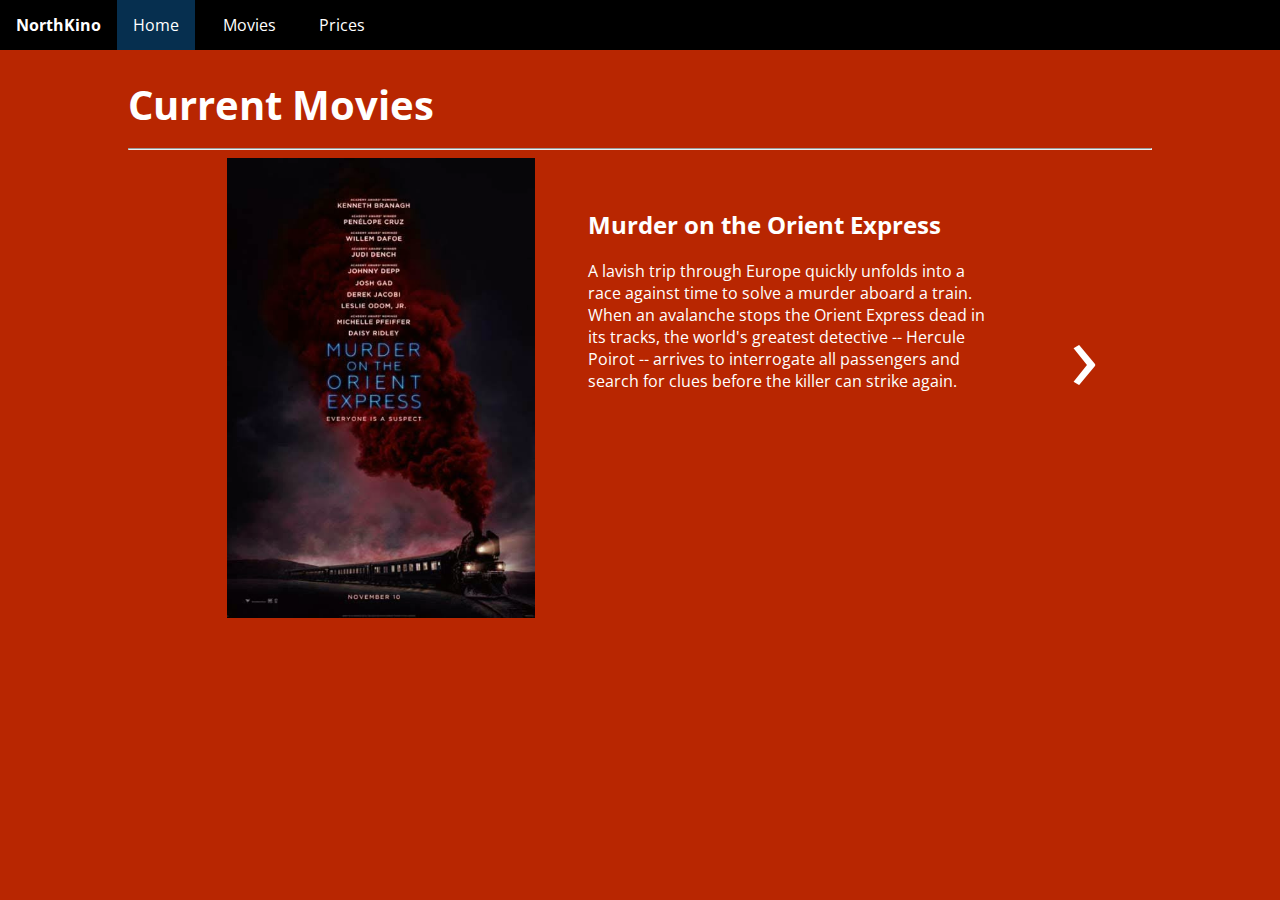
<file: index.html>
<!DOCTYPE html>
<html>
<style>
    * {
        box-sizing: border-box;
        position: relative;
    }

    body {
        font-family: sans-serif;
        margin: 0;
        background-color: #B82601;
        color: white;
        font-family: 'Open Sans', sans-serif;
    }

    ul {
        list-style-type: none;
        margin: 0;
        padding: 0;
        overflow: hidden;
        background-color: #000;
        position: unset;
    }

    li {
        float: left;
        position: unset;
    }

    li a,
    .dropbtn {
        display: block;
        color: white;
        text-align: center;
        padding: 14px 16px;
        text-decoration: none;
        transition: all .2s;
    }

    .dropbtn {
        width: 108px;
    }

    li a:hover:not(.active),
    .dropdown:hover .dropbtn {
        background-color: rgb(2, 26, 43);
        transition: all .3s;
    }

    li.dropdown {
        display: inline-block;
    }

    .dropdown-content {
        display: block;
        position: absolute;
        background-color: black;
        min-width: 100px;
        box-shadow: 0px 8px 16px 0px rgba(0, 0, 0, 0.2);
        z-index: 1;
        top: -250px;
        transition: top .5s;
    }

    .dropdown-content a {
        color: white;
        padding: 12px 16px;
        text-decoration: none;
        display: block;
        text-align: left;
    }

    li:not(.dropdown),
    .dropbtn {
        position: relative;
        z-index: 2;
        background-color: black;
    }


    .dropdown:hover .dropdown-content {
        top: 50px;
    }

    #logo {
        font-weight: bold;
    }

    #logo:hover {
        background-color: black;
    }

    .active {
        background-color: #062F4F;
    }

    #box {
        width: 80%;
        margin: auto;
    }

    img {
        float: left;
        width: 12.5%;
        height: 100%;
    }

    #img {
        overflow: hidden;
        width: 30%;
        float: left;
        opacity: 0;
        left: -10%;
    }

    #car {
        height: 100%;
        width: 800%;
        transition: left .6s ease-in-out;
        left: 0%;
    }

    #text {
        width: 45%;
        float: left;
        padding: 30px;
        left: 200px;
        opacity: 0;
        transition: opacity .5s;
    }

    body {
        font-size: 100%;
    }

    #head {
        opacity: 0;
        left: -50px;
        width: 8em;
        overflow: hidden;
        height: 1.1em;
        font-size: 2.5em;
    }

    #headInside {
        top: 0px;
        transition: top 1s;
    }

    .arrow {
        width: 10%;
        float: left;
        font-size: 600%;
        padding-top: 130px;
        transition: color .2s ease-in-out;
        cursor: pointer;
        position: relative;
    }

    .arrow:hover {
        color: rgb(16, 109, 175);
        transition: color .3s ease-in-out;
    }

    #left {
        opacity: 0;
        cursor: default;
        left: 2%;
        transition: opacity 1s;
    }

    #right {
        left: 200px;
        opacity: 0;
        transition: opacity 1s;
    }
</style>

<head>
    <title>NorthKino</title>
    <link href="https://fonts.googleapis.com/css?family=Open+Sans" rel="stylesheet">
    <meta name="viewport" content="width=device-width, initial-scale=1.0">
</head>

<body id="body">
    <ul>
        <li>
            <a href="#logo" id="logo">
                NorthKino
            </a>
        </li>
        <li>
            <a class="active" href="index.html">Home</a>
        </li>
        <li class="dropdown">
            <a href="javascript:void(0)" class="dropbtn">Movies</a>
            <div class="dropdown-content">
                <a href="oulu.html">Oulu</a>
                <a href="helsinki.html">Helsinki</a>
                <a href="turku.html">Turku</a>
                <a href="tampere.html">Tampere</a>
                <a href="rovaniemi.html">Rovaniemi</a>
            </div>
        </li>
        <li>
            <a href="prices.html">Prices</a>
        </li>
    </ul>
    <div id="box">
        <h1 id="head">
            <div id="headInside">Current Movies Coming Soon</div>
        </h1>
        <hr>
        <div class="arrow" id="left" onclick="if (position != 0) left()">
            &#8249;
        </div>
        <div id="img">
            <div id="car">
                <img src="m1.jpg">
                <img src="m2.jpg">
                <img src="m3.jpg">
                <img src="m4.jpg">
                <img src="m5.png">
                <img src="m6.jpg">
                <img src="m9.jpg">
                <img src="m10.jpg">
            </div>
        </div>
        <div id="text">
            <h2 id="movie-title">Murder on the Orient Express</h2>
            <p id="movie-desc">
                A lavish trip through Europe quickly unfolds into a race against time to solve a murder aboard a train. When an avalanche
                stops the Orient Express dead in its tracks, the world's greatest detective -- Hercule Poirot -- arrives
                to interrogate all passengers and search for clues before the killer can strike again.
            </p>
        </div>
        <div class="arrow" id="right" onclick="if (position != 7) right()">
            &#8250;
        </div>
    </div>
</body>
<script src="TweenMax.min.js.download"></script>
<script>
    window.onload = function () {
        TweenLite.to(document.getElementById("text"), // element
            .7,   // duration
            {   // tween parameters
                left: "0px",
                delay: .2
            });
        setTimeout(function () {
            document.getElementById("text").style.opacity = 1;
        }, 200);

        TweenLite.to(document.getElementById("right"), // element
            .7,   // duration
            {   // tween parameters
                left: "0px",
                delay: .4
            });

        setTimeout(function () {
            document.getElementById("right").style.opacity = 1;
        }, 400);

        TweenLite.to(document.getElementById("img"), // element
            .7,   // duration
            {   // tween parameters
                opacity: 1,
                left: "0px",
                delay: .1
            });
        TweenLite.to(document.getElementById("head"), // element
            .7,   // duration
            {   // tween parameters
                opacity: 1,
                left: "0px"
            });
    }
    // array to store movie text
    var movies = [];
    /*
    movies.push({
        title: "",
        text: ""
    }); 
    */
    movies.push({
        title: "Murder on the Orient Express",
        text: "A lavish trip through Europe quickly unfolds into a race against time to solve a murder aboard a train. When an avalanche stops the Orient Express dead in its tracks, the world's greatet detective -- Hercule Poirot -- arrives to interrogate all passengers and search for clues before the killer can strike again."
    });
    movies.push({
        title: "Jigsaw",
        text: "After a series of murders bearing all the markings of the Jigsaw killer, law enforcement officials find themselves chasing the ghost of a man who has been dead for over a decade, and they become embroiled in a new game that's only just begun. Is John Kramer back from the dead to remind the world to be grateful for the gift of life? Or is this a trap set by a killer with designs of his own?"
    });
    movies.push({
        title: "Moomins and the Winter Wonderland",
        text: "The winter seems extraordinary in Moomin Valley, so Moomintroll decides to stay awake instead of having his typical winter slumber. Moomintroll discovers that strange creatures wander amidst the snowdrifts in the midwinter darkness, and all of the new hints imply that an eccentric guest is soon to arrive. This new guest is called Christmas, and an astounded Moomintroll learns to experience the true meaning of this wonderful holiday."
    });
    movies.push({
        title: "The Foreigner",
        text: "Quan is a humble London businessman whose long-buried past erupts in a revenge-fueled vendetta when the only person left for him to love -- his teenage daughter -- dies in a senseless act of politically motivated terrorism. His relentless search to find the terrorists leads to a cat-and-mouse conflict with a British government official whose own past may hold the clues to the identities of the elusive killers."
    });
    movies.push({
        title: "Pitch Perfect 3",
        text: "After the highs of winning the world championships, the Bellas find themselves split apart and discovering there aren't job prospects for making music with your mouth. But when they get the chance to reunite for an overseas USO tour, this group of awesome nerds will come together to make some music, and some questionable decisions, one last time."
    });
    movies.push({
        title: "All the Money in the World",
        text: "ALL THE MONEY IN THE WORLD follows the kidnapping of 16-year-old John Paul Getty III (Charlie Plummer) and the desperate attempt by his devoted mother Gail (Michelle Williams) to convince his billionaire grandfather (Christopher Plummer) to pay the ransom. When Getty Sr. refuses, Gail attempts to sway him as her son’s captors become increasingly volatile and brutal. With her son’s life in the balance, Gail and Getty’s advisor (Mark Wahlberg) become unlikely allies in the race against time that ultimately reveals the true and lasting value of love over money."
    });
    movies.push({
        title: "The Post",
        text: "Katharine Graham is the first female publisher of a major American newspaper -- The Washington Post. With help from editor Ben Bradlee, Graham races to catch up with The New York Times to expose a massive cover-up of government secrets that spans three decades and four U.S. presidents. Together, they must overcome their differences as they risk their careers -- and very freedom -- to help bring long-buried truths to light."
    });
    movies.push({
        title: "Father Figures",
        text: "Two brothers (Owen Wilson and Ed Helms) hit the road to find their long-lost dad after they learn that their mom has been lying to them about his death. This comedy was directed by Lawrence Sher."
    });


    var position = 0,  // movie array position
        carStyle = document.getElementById("car").style,
        headInsideStyle = document.getElementById("headInside").style,
        arrowLeft = document.getElementById("left"),
        arrowRight = document.getElementById("right"),
        text = document.getElementById("text"),
        movieTitle = document.getElementById("movie-title"),
        movieDesc = document.getElementById("movie-desc"),
        movieCount = movies.length;

    carStyle.left = "0%";
    headInsideStyle.top = "0px";

    function right() {
        if (position == 0) {
            arrowLeft.style.opacity = 1;
            arrowLeft.style.cursor = "pointer";
        }
        carStyle.left = carStyle.left.slice(0, -1) - 100 + "%";

        if (position == 3) {
            headInsideStyle.top = "-1.6em";
        }


        position++;

        text.style.opacity = 0;
        setTimeout(function () {
            movieTitle.innerHTML = movies[position].title;
            movieDesc.innerHTML = movies[position].text;
            text.style.opacity = 1;
        }, 500);

        // if end of carousel reached, make the right arrow disappear
        if (carStyle.left == "-" + (movieCount - 1) + "00%") {
            arrowRight.style.opacity = 0;
            arrowRight.style.cursor = "default";
        }
    }

    function left() {
        if (carStyle.left == "-" + (movieCount - 1) + "00%") {
            arrowRight.style.opacity = 1;
            arrowRight.style.cursor = "pointer";
        }

        if (position == 4) {
            headInsideStyle.top = "0px";
        }

        carStyle.left = carStyle.left.slice(0, -1) - -100 + "%";

        position--;

        text.style.opacity = 0;
        setTimeout(function () {
            movieTitle.innerHTML = movies[position].title;
            movieDesc.innerHTML = movies[position].text;
            text.style.opacity = 1;
        }, 500);

        if (carStyle.left == "0%") {
            arrowLeft.style.opacity = 0;
            arrowLeft.style.cursor = "default";
        }

    }
</script>

</html>
</file>
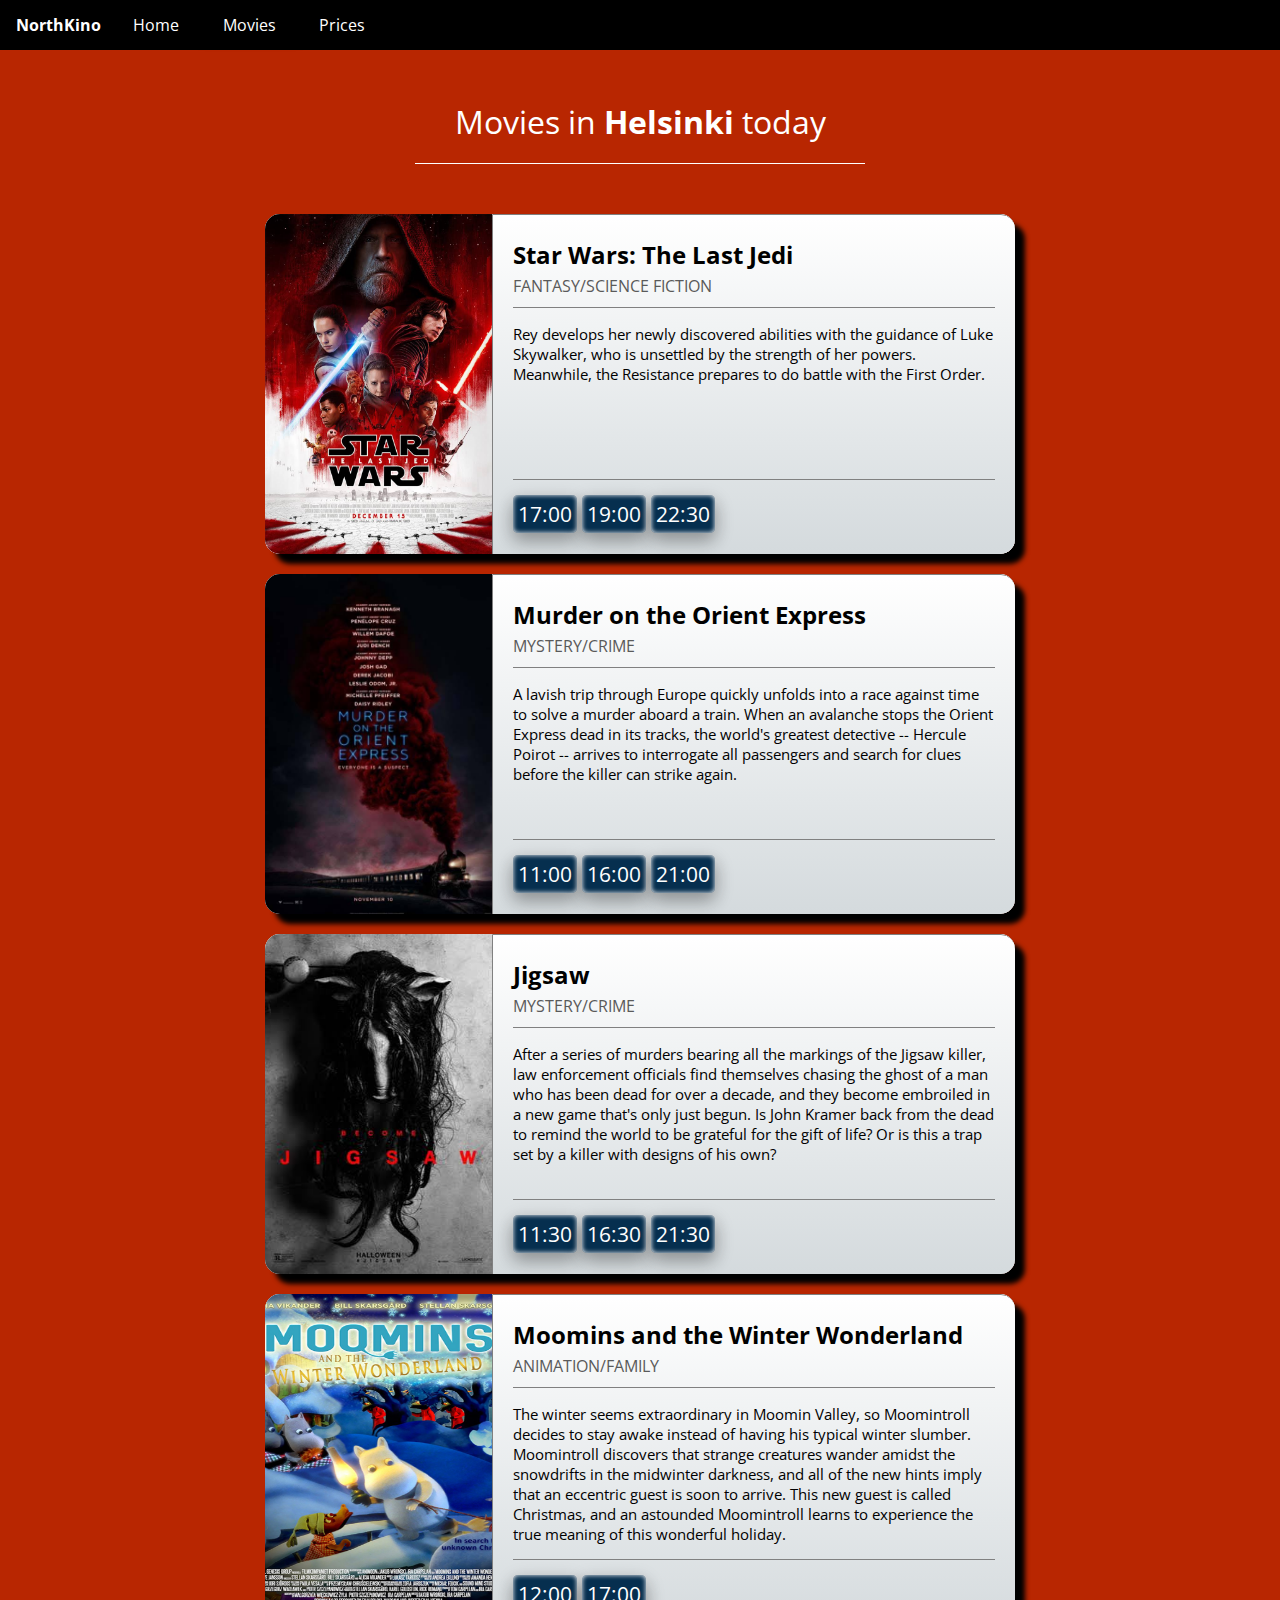
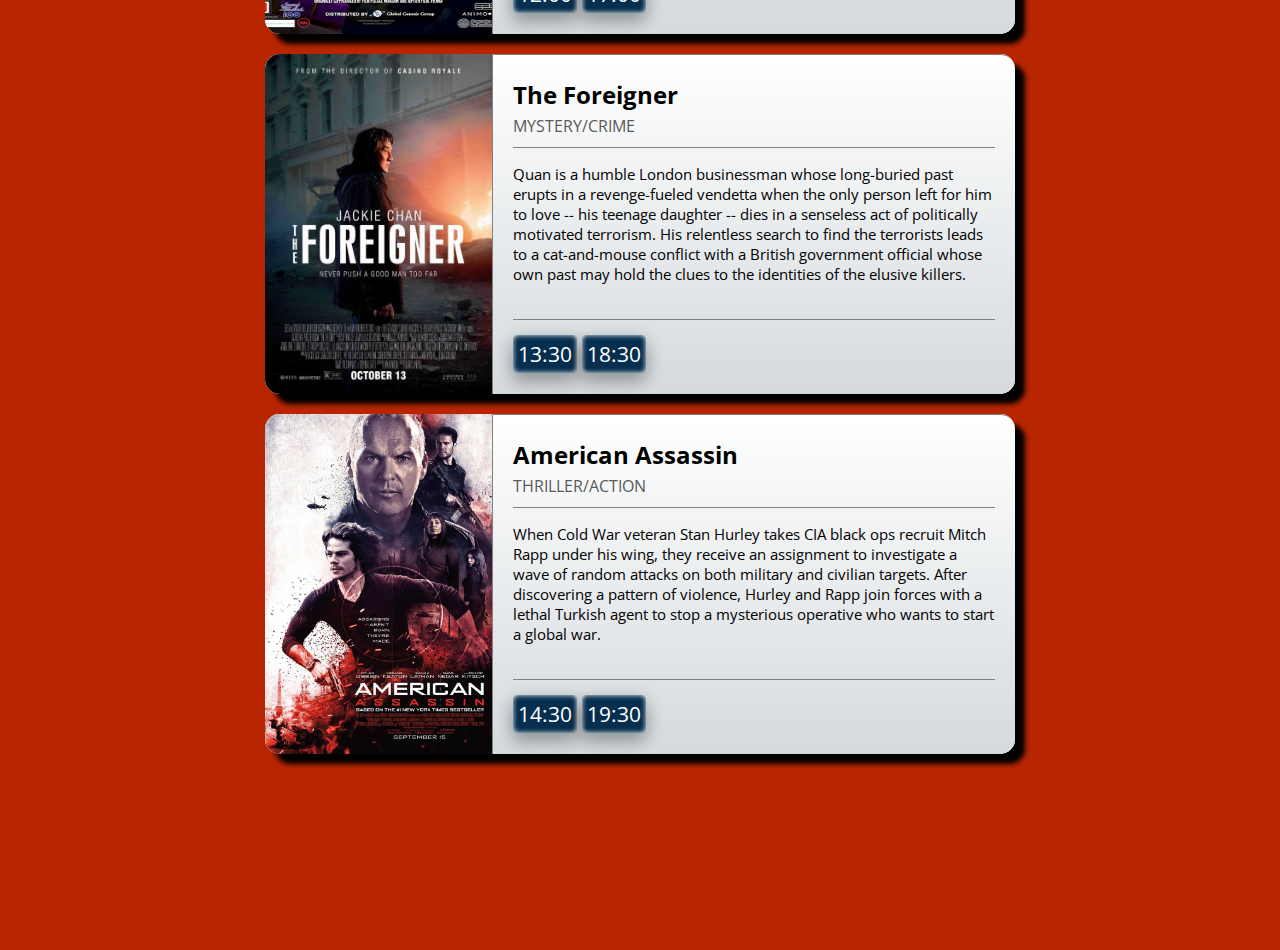
<file: helsinki.html>
<!DOCTYPE html>
<html>
<style>
    #head {
        width: 60%;
    }
</style>

<head>
    <title>NorthKino</title>
    <link href="https://fonts.googleapis.com/css?family=Open+Sans" rel="stylesheet">
    <link rel="stylesheet" type="text/css" href="style.css">
</head>

<body id="body">
    <ul>
        <li>
            <a href="#logo" id="logo">
                NorthKino
            </a>
        </li>
        <li>
            <a href="index.html">Home</a>
        </li>
        <li class="dropdown">
            <a href="javascript:void(0)" class="dropbtn">Movies</a>
            <div class="dropdown-content">
                <a href="oulu.html">Oulu</a>
                <a href="helsinki.html" class="active">Helsinki</a>
                <a href="turku.html">Turku</a>
                <a href="tampere.html">Tampere</a>
                <a href="rovaniemi.html">Rovaniemi</a>
            </div>
        </li>
        <li>
            <a href="prices.html">Prices</a>
        </li>
    </ul>
    <div id="box">
        <div id="black"></div>
        <p id="head">
            Movies in
            <strong>Helsinki</strong> today
        </p>
        <div class="mov" id="test">
            <div class="mov-whole">
                <div class="mov-info">
                    <img src="m7.jpg">
                    <div class="text">
                        <h2>Star Wars: The Last Jedi</h2>
                        <p class="genre">FANTASY/SCIENCE FICTION</p>
                        <p class="desc">
                            Rey develops her newly discovered abilities with the guidance of Luke Skywalker, who is unsettled by the strength of her
                            powers. Meanwhile, the Resistance prepares to do battle with the First Order.
                        </p>
                        <div class="btn">17:00</div>
                        <div class="btn">19:00</div>
                        <div class="btn">22:30</div>
                    </div>
                </div>
                <div id="moved-node">
                    <div id="confirm-node">
                        <div id="confirm-title">Murder on the Orient Express</div>
                        <div id="confirm-time">21:30</div>
                        <div id="calculation">2 adults + 2 kids x 9 =
                            <strong>144,00 €</strong>
                        </div>
                        <hr>
                        <form>
                            <label for="card-holder">CARD HOLDER</label>
                            <input type="text" id="card-holder" name="card-holder">
                            <div id="card-number-group">
                                <label for="card-number">CARD NUMBER</label>
                                <input type="text" id="card-number" name="card-number">
                            </div>
                            <div id="ccv-group">
                                <label for="text">CCV</label>
                                <input type="text" id="ccv" name="ccv">
                            </div>
                            <div id="expiration-group">
                                <label for="month">EXPIRATION DATE</label>
                                <div id="month-year-group">
                                    <input type="text" id="month" name="ccv">
                                    <div id="backslash">/</div>
                                    <input type="text" id="year" name="ccv">
                                    <img src="mastercard.png" class="card-img" id="mastercard">
                                    <img src="visa.png" class="card-img" id="visa">
                                </div>
                            </div>
                            <div class="btn" id="cancel" onclick="unextend()">Cancel</div>
                            <input type="submit" value="Confirm" class="btn" id="confirm">
                        </form>
                    </div>
                    <div id="pay-node">
                        <div id="pay-info">
                            <h2 id="pay-title">Murder on the Orient Express 12:00</h2>
                            <div id="type">
                                Type of ticket:
                                <select id="seltype">
                                    <option>Standard</option>
                                    <option>Child</option>
                                    <option>Senior</option>
                                    <option>1 adult + 2 kids</option>
                                    <option>2 adults + 1 kid</option>
                                    <option>2 adults + 2 kids</option>
                                </select>
                            </div>
                            <div id="number">
                                Number of tickets:
                                <select id="selnumber">
                                    <option>1</option>
                                    <option>2</option>
                                    <option>3</option>
                                    <option>4</option>
                                    <option>5</option>
                                    <option>6</option>
                                    <option>7</option>
                                    <option>8</option>
                                    <option>9</option>
                                </select>
                            </div>
                        </div>
                        <div id="buy-area">
                            <div class="btn" id="buy" onclick="if (!confirmActive) extend(this);">Buy</div>
                        </div>
                    </div>
                </div>
            </div>
        </div>
        <div class="mov">
            <div class="mov-whole">
                <div class="mov-info">
                    <img src="m1.jpg">
                    <div class="text">
                        <h2>Murder on the Orient Express</h2>
                        <p class="genre">MYSTERY/CRIME</p>
                        <p class="desc">
                            A lavish trip through Europe quickly unfolds into a race against time to solve a murder aboard a train. When an avalanche
                            stops the Orient Express dead in its tracks, the world's greatest detective -- Hercule Poirot
                            -- arrives to interrogate all passengers and search for clues before the killer can strike again.
                        </p>
                        <div class="btn">11:00</div>
                        <div class="btn">16:00</div>
                        <div class="btn">21:00</div>
                    </div>
                </div>
            </div>
        </div>
        <div class="mov">
            <div class="mov-whole">
                <div class="mov-info">
                    <img src="m2.jpg">
                    <div class="text">
                        <h2>Jigsaw</h2>
                        <p class="genre">MYSTERY/CRIME</p>
                        <p class="desc">
                            After a series of murders bearing all the markings of the Jigsaw killer, law enforcement officials find themselves chasing
                            the ghost of a man who has been dead for over a decade, and they become embroiled in a new game
                            that's only just begun. Is John Kramer back from the dead to remind the world to be grateful
                            for the gift of life? Or is this a trap set by a killer with designs of his own?
                        </p>
                        <div class="btn">11:30</div>
                        <div class="btn">16:30</div>
                        <div class="btn">21:30</div>
                    </div>
                </div>
            </div>
        </div>
        <div class="mov">
            <div class="mov-whole">
                <div class="mov-info">
                    <img src="m3.jpg">
                    <div class="text">
                        <h2>Moomins and the Winter Wonderland</h2>
                        <p class="genre">ANIMATION/FAMILY</p>
                        <p class="desc">
                            The winter seems extraordinary in Moomin Valley, so Moomintroll decides to stay awake instead of having his typical winter
                            slumber. Moomintroll discovers that strange creatures wander amidst the snowdrifts in the midwinter
                            darkness, and all of the new hints imply that an eccentric guest is soon to arrive. This new
                            guest is called Christmas, and an astounded Moomintroll learns to experience the true meaning
                            of this wonderful holiday.
                        </p>
                        <div class="btn">12:00</div>
                        <div class="btn">17:00</div>
                    </div>
                </div>
            </div>
        </div>
        <div class="mov">
            <div class="mov-whole">
                <div class="mov-info">
                    <img src="m4.jpg">
                    <div class="text">
                        <h2>The Foreigner</h2>
                        <p class="genre">MYSTERY/CRIME</p>
                        <p class="desc">
                            Quan is a humble London businessman whose long-buried past erupts in a revenge-fueled vendetta when the only person left
                            for him to love -- his teenage daughter -- dies in a senseless act of politically motivated terrorism.
                            His relentless search to find the terrorists leads to a cat-and-mouse conflict with a British
                            government official whose own past may hold the clues to the identities of the elusive killers.
                        </p>
                        <div class="btn">13:30</div>
                        <div class="btn">18:30</div>
                    </div>
                </div>
            </div>
        </div>
        <div class="mov">
            <div class="mov-whole">
                <div class="mov-info">
                    <img src="m8.jpg">
                    <div class="text">
                        <h2>American Assassin</h2>
                        <p class="genre">THRILLER/ACTION</p>
                        <p class="desc">
                            When Cold War veteran Stan Hurley takes CIA black ops recruit Mitch Rapp under his wing, they receive an assignment to investigate
                            a wave of random attacks on both military and civilian targets. After discovering a pattern of
                            violence, Hurley and Rapp join forces with a lethal Turkish agent to stop a mysterious operative
                            who wants to start a global war.
                        </p>
                        <div class="btn">14:30</div>
                        <div class="btn">19:30</div>
                    </div>
                </div>
            </div>
        </div>

    </div>
</body>
<script src="TweenMax.min.js.download"></script>
<script>
    var boxNode = document.getElementById("box"),
        lastButton = "",
        payNode = document.getElementById("pay-node"), // dropdown content node
        movedNode = document.getElementById("moved-node"),
        confirmNode = document.getElementById("confirm-node"),
        payTitle = document.getElementById("pay-title"),
        selType = document.getElementById("seltype"),
        selNumber = document.getElementById("selnumber"),
        black = document.getElementById("black"),
        confirmActive = false,
        confirmTitle = document.getElementById("confirm-title"),
        payTitle = document.getElementById("pay-title"),
        confirmTime = document.getElementById("confirm-time"),
        calculation = document.getElementById("calculation");

    window.onload = function () {
        TweenLite.to(document.getElementById("head"), // element
            .7,   // duration
            {   // tween parameters
                opacity: 1,
                x: 50
            });

        var buttons = document.getElementsByClassName("btn"),
            i,
            l = buttons.length;

        for (i = 0; i < l; i++) {
            if (buttons[i].id != "buy" && buttons[i].id != "cancel" && buttons[i].id != "confirm")
                buttons[i].addEventListener("click", function () {
                    if (confirmActive)
                        unextend()
                    dropDown(this);
                });
        }

        var movies = document.getElementsByClassName("mov");
        l = movies.length;

        for (i = 0; i < l; i++) {
            movies[i].style.opacity = 1;
            movies[i].style.transform = "scale(1, 1)";
        }

    }


    function dropDown(x) {

        var movieNode = x.parentNode.parentNode.parentNode.parentNode,
            timeline = new TimelineMax();

        // if last button pressed is pressed again, it will close the dropdown
        if (x == lastButton) {
            TweenLite.to(payNode, // element
                .1,   // duration
                {   // tween parameters
                    y: 0
                });
            TweenLite.to(movieNode, // element
                .1,   // duration
                {   // tween parameters
                    height: "340px"
                });

            lastButton.style.backgroundColor = "";
            lastButton = "";
            return;
        }

        // highlight the selected time
        x.style.backgroundColor = "rgb(14, 99, 165)";

        // remove highlight from the last selected time
        if (lastButton != "")
            lastButton.style.backgroundColor = "";

        // animate the content of pay dropdown
        timeline.add(TweenLite.to(payNode, .1, { y: 0 }))
            .add(TweenLite.to(payNode, .75, { y: 120, ease: Bounce.easeOut }));

        // animate height of old  movie box
        TweenLite.to(payNode.parentNode.parentNode.parentNode, // element
            .1,   // duration
            {   // tween parameters
                height: "340px",
                onComplete: function () {

                    // append the pay box to the selected movie box
                    movieNode.childNodes[1].appendChild(movedNode);

                    // place the movie title and time as the heading in the dropdown
                    payTitle.innerHTML = x.parentNode.childNodes[1].innerHTML + " " +
                        x.innerHTML;

                    // reset the type and number of tickets to default selection
                    selType.selectedIndex = "0";
                    selNumber.selectedIndex = "0";
                }
            });

        // animate height of new  movie box
        TweenLite.to(movieNode, // element
            .75,   // duration
            {   // tween parameters
                height: "455px",
                ease: Bounce.easeOut,
                delay: .1
            });

        lastButton = x;
    }

    var pricesBeforeFive = {
        "Standard": 6.60,
        "Child": 4.90,
        "Senior": 4.50,
        "1 adult + 2 kids": 15.50,
        "2 adults + 1 kid": 19.60,
        "2 adults + 2 kids": 16.00
    },
        pricesAfterFive = {
            "Standard": 7.30,
            "Child": 4.90,
            "Senior": 4.50,
            "1 adult + 2 kids": 16.20,
            "2 adults + 1 kid": 20.60,
            "2 adults + 2 kids": 17.50
        };

    function extend(x) {
        confirmActive = true;
        var total,
            type = selType.value,
            number = selNumber.value,
            movieNode = confirmNode.parentNode.parentNode.parentNode,
            time = payTitle.innerHTML.slice(-5);;

        x.style.backgroundColor = "rgb(0, 184, 0)";
        confirmTitle.innerHTML = payTitle.innerHTML.slice(0, -5);
        confirmTime.innerHTML = time;

        if ((time.slice(0, 2) < 17) ||
            ((time.slice(0, 2) == "17") && (time.slice(3) == "00")))
            total = (pricesBeforeFive[type] * number).toFixed(2).replace(".", ",");
        else
            total = (pricesAfterFive[type] * number).toFixed(2).replace(".", ",");

        calculation.innerHTML = type + " x " +
            number + " = <strong>" + total + " €</strong>";

        movieNode.style.width = "1100px";

        confirmNode.style.transform = "translateX(100%)";

        boxNode.style.transform = "translateX(-125%)";

        black.style.zIndex = 1;
        black.style.opacity = 0.5;

        movieNode.style.zIndex = 2;

    }

    function unextend() {
        confirmActive = false;
        var movieNode = confirmNode.parentNode.parentNode.parentNode;

        document.getElementById("buy").style = "unset";

        confirmNode.style.transform = "translateX(0%)";

        boxNode.style.transform = "translateX(-50%)";

        movieNode.style.width = "100%";

        black.style.opacity = 0;

        setTimeout(function () {
            black.style.zIndex = "unset";
            movieNode.style.zIndex = "unset";
        }, 750);
    }
</script>

</html>
</file>
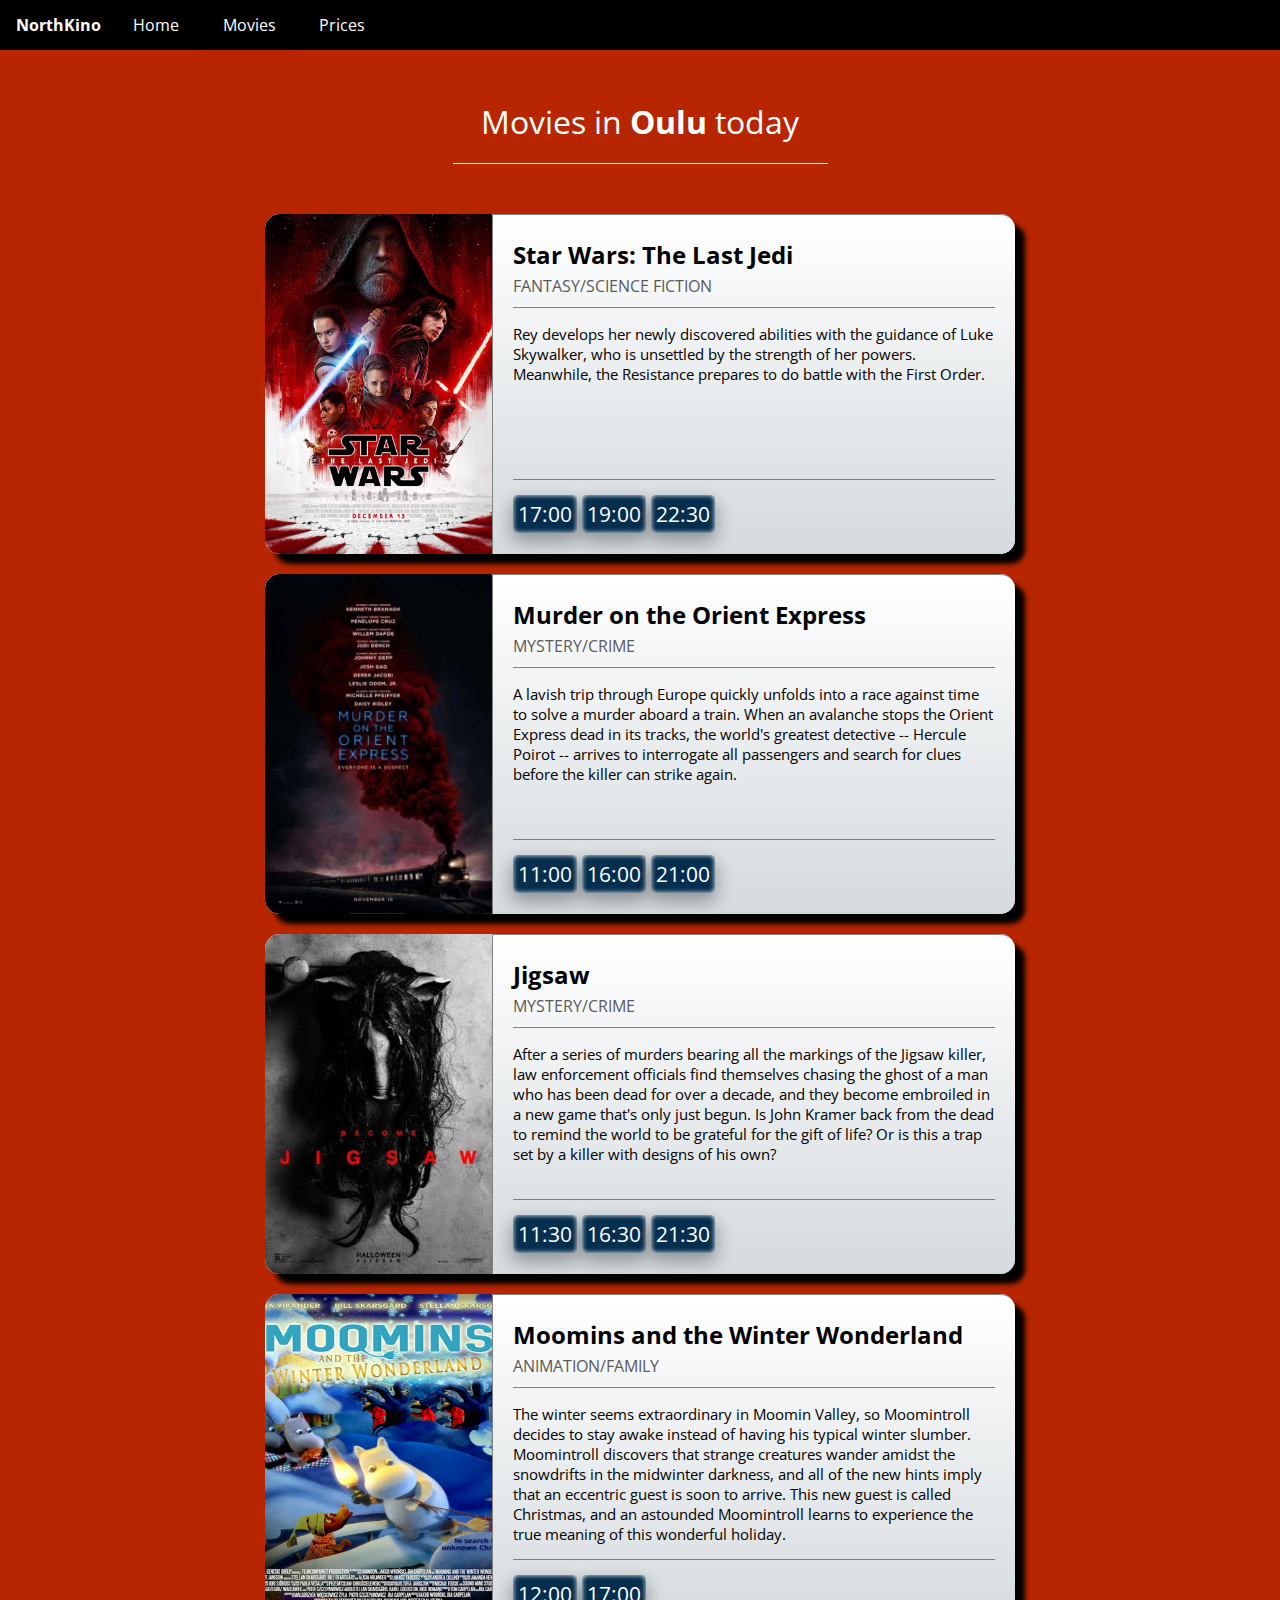
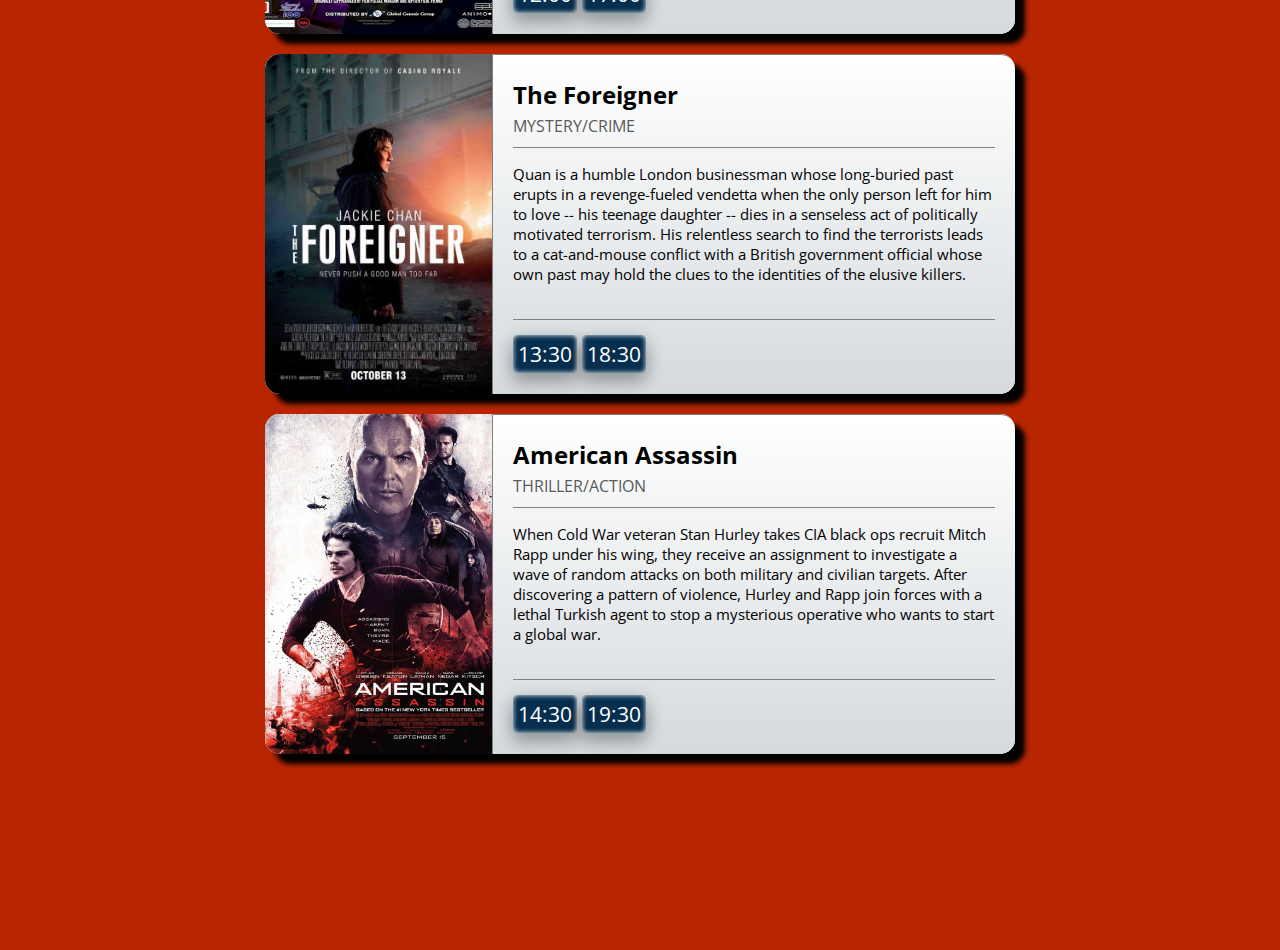
<file: oulu.html>
<!DOCTYPE html>
<html>

<style>
    #head {
        width: 50%;
    }
</style>

<head>
    <title>NorthKino</title>
    <link href="https://fonts.googleapis.com/css?family=Open+Sans" rel="stylesheet">
    <link rel="stylesheet" type="text/css" href="style.css">
</head>

<body id="body">
    <ul>
        <li>
            <a href="#logo" id="logo">
                NorthKino
            </a>
        </li>
        <li>
            <a href="index.html">Home</a>
        </li>
        <li class="dropdown">
            <a href="javascript:void(0)" class="dropbtn">Movies</a>
            <div class="dropdown-content">
                <a href="oulu.html" class="active">Oulu</a>
                <a href="helsinki.html">Helsinki</a>
                <a href="turku.html">Turku</a>
                <a href="tampere.html">Tampere</a>
                <a href="rovaniemi.html">Rovaniemi</a>
            </div>
        </li>
        <li>
            <a href="prices.html">Prices</a>
        </li>
    </ul>
    <div id="box">
        <div id="black"></div>
        <p id="head">
            Movies in
            <strong>Oulu</strong> today
        </p>
        <div class="mov" id="tesFt">
            <div class="mov-whole">
                <div class="mov-info">
                    <img src="m7.jpg">
                    <div class="text">
                        <h2>Star Wars: The Last Jedi</h2>
                        <p class="genre">FANTASY/SCIENCE FICTION</p>
                        <p class="desc">
                            Rey develops her newly discovered abilities with the guidance of Luke Skywalker, who is unsettled by the strength of her
                            powers. Meanwhile, the Resistance prepares to do battle with the First Order.
                        </p>
                        <div class="btn">17:00</div>
                        <div class="btn">19:00</div>
                        <div class="btn">22:30</div>
                    </div>
                </div>
                <div id="moved-node">
                    <div id="confirm-node">
                        <div id="confirm-title">Murder on the Orient Express</div>
                        <div id="confirm-time">21:30</div>
                        <div id="calculation">2 adults + 2 kids x 9 =
                            <strong>144,00 €</strong>
                        </div>
                        <hr>
                        <form>
                            <label for="card-holder">CARD HOLDER</label>
                            <input type="text" id="card-holder" name="card-holder">
                            <div id="card-number-group">
                                <label for="card-number">CARD NUMBER</label>
                                <input type="text" id="card-number" name="card-number">
                            </div>
                            <div id="ccv-group">
                                <label for="text">CCV</label>
                                <input type="text" id="ccv" name="ccv">
                            </div>
                            <div id="expiration-group">
                                <label for="month">EXPIRATION DATE</label>
                                <div id="month-year-group">
                                    <input type="text" id="month" name="ccv">
                                    <div id="backslash">/</div>
                                    <input type="text" id="year" name="ccv">
                                    <img src="mastercard.png" class="card-img" id="mastercard">
                                    <img src="visa.png" class="card-img" id="visa">
                                </div>
                            </div>
                            <div class="btn" id="cancel" onclick="unextend()">Cancel</div>
                            <input type="submit" value="Confirm" class="btn" id="confirm">
                        </form>
                    </div>
                    <div id="pay-node">
                        <div id="pay-info">
                            <h2 id="pay-title">Murder on the Orient Express 12:00</h2>
                            <div id="type">
                                Type of ticket:
                                <select id="seltype">
                                    <option>Standard</option>
                                    <option>Child</option>
                                    <option>Senior</option>
                                    <option>1 adult + 2 kids</option>
                                    <option>2 adults + 1 kid</option>
                                    <option>2 adults + 2 kids</option>
                                </select>
                            </div>
                            <div id="number">
                                Number of tickets:
                                <select id="selnumber">
                                    <option>1</option>
                                    <option>2</option>
                                    <option>3</option>
                                    <option>4</option>
                                    <option>5</option>
                                    <option>6</option>
                                    <option>7</option>
                                    <option>8</option>
                                    <option>9</option>
                                </select>
                            </div>
                        </div>
                        <div id="buy-area">
                            <div class="btn" id="buy" onclick="if (!confirmActive) extend(this);">Buy</div>
                        </div>
                    </div>
                </div>
            </div>
        </div>
        <div class="mov">
            <div class="mov-whole">
                <div class="mov-info">
                    <img src="m1.jpg">
                    <div class="text">
                        <h2>Murder on the Orient Express</h2>
                        <p class="genre">MYSTERY/CRIME</p>
                        <p class="desc">
                            A lavish trip through Europe quickly unfolds into a race against time to solve a murder aboard a train. When an avalanche
                            stops the Orient Express dead in its tracks, the world's greatest detective -- Hercule Poirot
                            -- arrives to interrogate all passengers and search for clues before the killer can strike again.
                        </p>
                        <div class="btn">11:00</div>
                        <div class="btn">16:00</div>
                        <div class="btn">21:00</div>
                    </div>
                </div>
            </div>
        </div>
        <div class="mov">
            <div class="mov-whole">
                <div class="mov-info">
                    <img src="m2.jpg">
                    <div class="text">
                        <h2>Jigsaw</h2>
                        <p class="genre">MYSTERY/CRIME</p>
                        <p class="desc">
                            After a series of murders bearing all the markings of the Jigsaw killer, law enforcement officials find themselves chasing
                            the ghost of a man who has been dead for over a decade, and they become embroiled in a new game
                            that's only just begun. Is John Kramer back from the dead to remind the world to be grateful
                            for the gift of life? Or is this a trap set by a killer with designs of his own?
                        </p>
                        <div class="btn">11:30</div>
                        <div class="btn">16:30</div>
                        <div class="btn">21:30</div>
                    </div>
                </div>
            </div>
        </div>
        <div class="mov">
            <div class="mov-whole">
                <div class="mov-info">
                    <img src="m3.jpg">
                    <div class="text">
                        <h2>Moomins and the Winter Wonderland</h2>
                        <p class="genre">ANIMATION/FAMILY</p>
                        <p class="desc">
                            The winter seems extraordinary in Moomin Valley, so Moomintroll decides to stay awake instead of having his typical winter
                            slumber. Moomintroll discovers that strange creatures wander amidst the snowdrifts in the midwinter
                            darkness, and all of the new hints imply that an eccentric guest is soon to arrive. This new
                            guest is called Christmas, and an astounded Moomintroll learns to experience the true meaning
                            of this wonderful holiday.
                        </p>
                        <div class="btn">12:00</div>
                        <div class="btn">17:00</div>
                    </div>
                </div>
            </div>
        </div>
        <div class="mov">
            <div class="mov-whole">
                <div class="mov-info">
                    <img src="m4.jpg">
                    <div class="text">
                        <h2>The Foreigner</h2>
                        <p class="genre">MYSTERY/CRIME</p>
                        <p class="desc">
                            Quan is a humble London businessman whose long-buried past erupts in a revenge-fueled vendetta when the only person left
                            for him to love -- his teenage daughter -- dies in a senseless act of politically motivated terrorism.
                            His relentless search to find the terrorists leads to a cat-and-mouse conflict with a British
                            government official whose own past may hold the clues to the identities of the elusive killers.
                        </p>
                        <div class="btn">13:30</div>
                        <div class="btn">18:30</div>
                    </div>
                </div>
            </div>
        </div>
        <div class="mov">
            <div class="mov-whole">
                <div class="mov-info">
                    <img src="m8.jpg">
                    <div class="text">
                        <h2>American Assassin</h2>
                        <p class="genre">THRILLER/ACTION</p>
                        <p class="desc">
                            When Cold War veteran Stan Hurley takes CIA black ops recruit Mitch Rapp under his wing, they receive an assignment to investigate
                            a wave of random attacks on both military and civilian targets. After discovering a pattern of
                            violence, Hurley and Rapp join forces with a lethal Turkish agent to stop a mysterious operative
                            who wants to start a global war.
                        </p>
                        <div class="btn">14:30</div>
                        <div class="btn">19:30</div>
                    </div>
                </div>
            </div>
        </div>

    </div>
</body>
<script src="TweenMax.min.js.download"></script>
<script>
    var boxNode = document.getElementById("box"),
        lastButton = "",
        payNode = document.getElementById("pay-node"), // dropdown content node
        movedNode = document.getElementById("moved-node"),
        confirmNode = document.getElementById("confirm-node"),
        payTitle = document.getElementById("pay-title"),
        selType = document.getElementById("seltype"),
        selNumber = document.getElementById("selnumber"),
        black = document.getElementById("black"),
        confirmActive = false,
        confirmTitle = document.getElementById("confirm-title"),
        payTitle = document.getElementById("pay-title"),
        confirmTime = document.getElementById("confirm-time"),
        calculation = document.getElementById("calculation");

    window.onload = function () {
        TweenLite.to(document.getElementById("head"), // element
            .7,   // duration
            {   // tween parameters
                opacity: 1,
                x: 50
            });

        var buttons = document.getElementsByClassName("btn"),
            i,
            l = buttons.length;

        for (i = 0; i < l; i++) {
            if (buttons[i].id != "buy" && buttons[i].id != "cancel" && buttons[i].id != "confirm")
                buttons[i].addEventListener("click", function () {
                    if (confirmActive)
                        unextend()
                    dropDown(this);
                });
        }

        var movies = document.getElementsByClassName("mov");
        l = movies.length;

        for (i = 0; i < l; i++) {
            movies[i].style.opacity = 1;
            movies[i].style.transform = "scale(1, 1)";
        }

    }


    function dropDown(x) {

        var movieNode = x.parentNode.parentNode.parentNode.parentNode,
            timeline = new TimelineMax();

        // if last button pressed is pressed again, it will close the dropdown
        if (x == lastButton) {
            TweenLite.to(payNode, // element
                .1,   // duration
                {   // tween parameters
                    y: 0
                });
            TweenLite.to(movieNode, // element
                .1,   // duration
                {   // tween parameters
                    height: "340px"
                });

            lastButton.style.backgroundColor = "";
            lastButton = "";
            return;
        }

        // highlight the selected time
        x.style.backgroundColor = "rgb(14, 99, 165)";

        // remove highlight from the last selected time
        if (lastButton != "")
            lastButton.style.backgroundColor = "";

        // animate the content of pay dropdown
        timeline.add(TweenLite.to(payNode, .1, { y: 0 }))
            .add(TweenLite.to(payNode, .75, { y: 120, ease: Bounce.easeOut }));

        // animate height of old  movie box
        TweenLite.to(payNode.parentNode.parentNode.parentNode, // element
            .1,   // duration
            {   // tween parameters
                height: "340px",
                onComplete: function () {

                    // append the pay box to the selected movie box
                    movieNode.childNodes[1].appendChild(movedNode);

                    // place the movie title and time as the heading in the dropdown
                    payTitle.innerHTML = x.parentNode.childNodes[1].innerHTML + " " +
                        x.innerHTML;

                    // reset the type and number of tickets to default selection
                    selType.selectedIndex = "0";
                    selNumber.selectedIndex = "0";
                }
            });

        // animate height of new  movie box
        TweenLite.to(movieNode, // element
            .75,   // duration
            {   // tween parameters
                height: "455px",
                ease: Bounce.easeOut,
                delay: .1
            });

        lastButton = x;
    }

    var pricesBeforeFive = {
        "Standard": 6.60,
        "Child": 4.90,
        "Senior": 4.50,
        "1 adult + 2 kids": 15.50,
        "2 adults + 1 kid": 19.60,
        "2 adults + 2 kids": 16.00
    },
        pricesAfterFive = {
            "Standard": 7.30,
            "Child": 4.90,
            "Senior": 4.50,
            "1 adult + 2 kids": 16.20,
            "2 adults + 1 kid": 20.60,
            "2 adults + 2 kids": 17.50
        };

    function extend(x) {
        confirmActive = true;
        var total,
            type = selType.value,
            number = selNumber.value,
            movieNode = confirmNode.parentNode.parentNode.parentNode,
            time = payTitle.innerHTML.slice(-5);;

        x.style.backgroundColor = "rgb(0, 184, 0)";
        confirmTitle.innerHTML = payTitle.innerHTML.slice(0, -5);
        confirmTime.innerHTML = time;

        if ((time.slice(0, 2) < 17) ||
            ((time.slice(0, 2) == "17") && (time.slice(3) == "00")))
            total = (pricesBeforeFive[type] * number).toFixed(2).replace(".", ",");
        else
            total = (pricesAfterFive[type] * number).toFixed(2).replace(".", ",");

        calculation.innerHTML = type + " x " +
            number + " = <strong>" + total + " €</strong>";

        movieNode.style.width = "1100px";

        confirmNode.style.transform = "translateX(100%)";

        boxNode.style.transform = "translateX(-125%)";

        black.style.zIndex = 1;
        black.style.opacity = 0.5;


        setTimeout(function () {
        }, 750);

        movieNode.style.zIndex = 2;

    }

    function unextend() {
        confirmActive = false;
        var movieNode = confirmNode.parentNode.parentNode.parentNode;

        document.getElementById("buy").style = "unset";

        confirmNode.style.transform = "translateX(0%)";

        boxNode.style.transform = "translateX(-50%)";

        movieNode.style.width = "100%";

        black.style.opacity = 0;

        setTimeout(function () {
            black.style.zIndex = "unset";
            movieNode.style.zIndex = "unset";
        }, 750);
    }
</script>

</html>
</file>
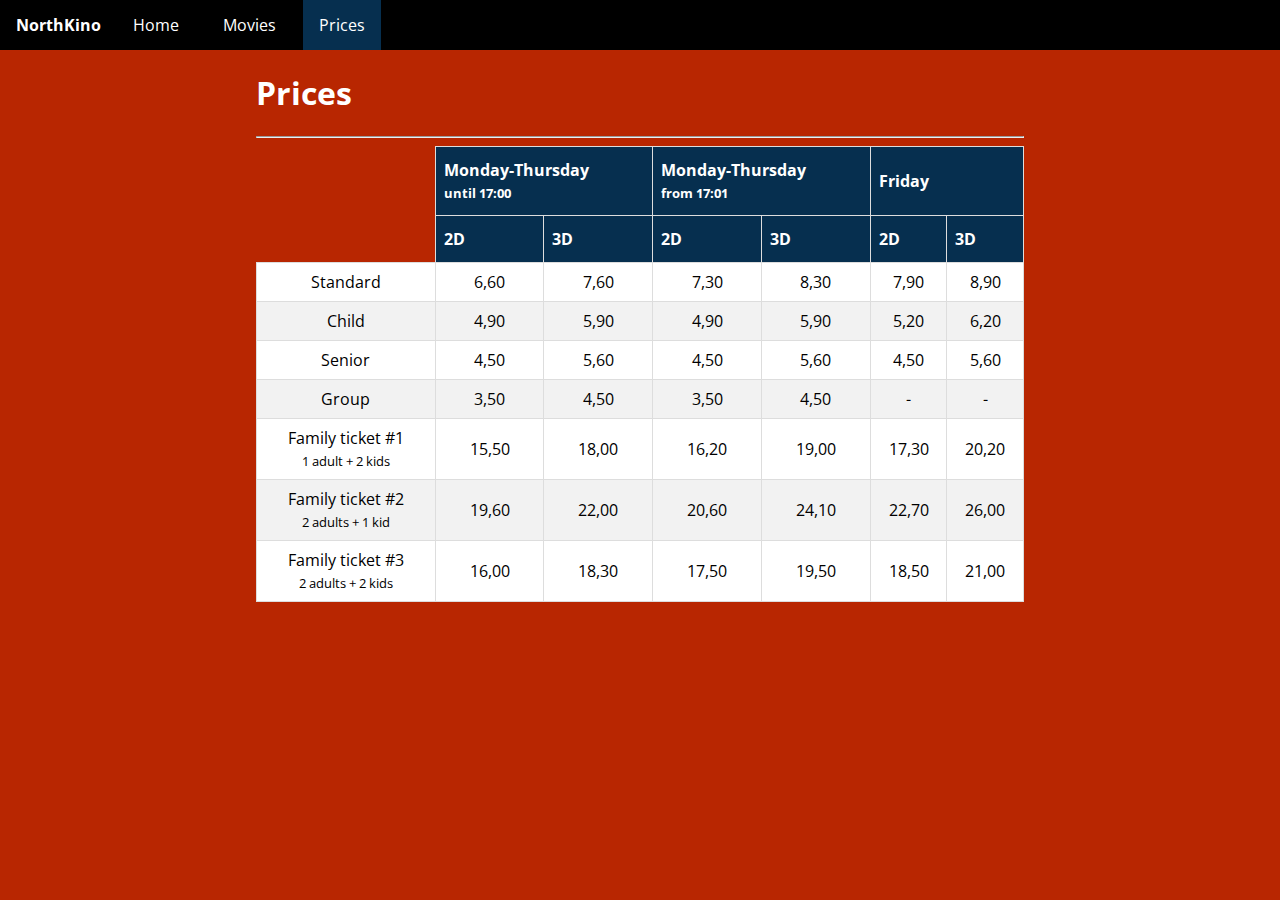
<file: prices.html>
<!DOCTYPE html>
<html>
<script src="TweenMax.min.js.download"></script>
<script>
    window.onload = function () {
        TweenLite.to(document.getElementById("head"), // element
            .5,   // duration
            {   // tween parameters
                opacity: 1,
                left: "0"
            });

        TweenLite.to(document.getElementById("prices"), // elements
            .5,   // duration
            {    // tween parameters
                opacity: 1
            });

        TweenLite.from(document.getElementById("prices"), // elements
            .5,   // duration
            {    // tween parameters
                scale: 0.5
            });
    }
</script>
<style>
    * {
        box-sizing: border-box;
        position: relative;
    }

    body {
        font-family: sans-serif;
        margin: 0;
        background-color: #B82601;
        font-family: 'Open Sans', sans-serif;
    }

    ul {
        list-style-type: none;
        margin: 0;
        padding: 0;
        overflow: hidden;
        background-color: #000;
        position: unset;
    }

    li {
        float: left;
        position: unset;
    }

    li a,
    .dropbtn {
        display: block;
        color: white;
        text-align: center;
        padding: 14px 16px;
        text-decoration: none;
        transition: all .2s;
    }

    .dropbtn {
        width: 108px;
    }

    li a:hover:not(.active),
    .dropdown:hover .dropbtn {
        background-color: rgb(2, 26, 43);
        transition: all .3s;
    }

    li.dropdown {
        display: inline-block;
    }

    .dropdown-content {
        display: block;
        position: absolute;
        background-color: black;
        min-width: 100px;
        box-shadow: 0px 8px 16px 0px rgba(0, 0, 0, 0.2);
        z-index: 1;
        top: -250px;
        transition: top .5s;
    }

    .dropdown-content a {
        color: white;
        padding: 12px 16px;
        text-decoration: none;
        display: block;
        text-align: left;
    }

    li:not(.dropdown),
    .dropbtn {
        position: relative;
        z-index: 2;
        background-color: black;
    }


    .dropdown:hover .dropdown-content {
        top: 50px;
    }

    #logo:hover {
        background-color: black;
    }

    .active {
        background-color: #062F4F;
    }

    #box {
        margin: auto;
        width: 60%;
        text-align: center;
        position: relative;
    }

    #head {
        color: white;
        text-align: left;
        left: -50px;
        opacity: 0;
    }

    #prices {
        border-collapse: collapse;
        width: 100%;
        overflow: hidden;
        opacity: 0;
    }

    #prices td,
    #prices th {
        border: 1px solid #ddd;
        padding: 8px;
    }

    #prices tr {
        background-color: white;
    }

    #prices tr:nth-child(even) {
        background-color: #f2f2f2;
    }

    #prices tr:hover {
        background-color: #ddd;
    }

    #prices th {
        padding-top: 12px;
        padding-bottom: 12px;
        text-align: left;
        background-color: #062F4F;
        color: white;
    }
</style>

<head>
    <title>NorthKino</title>
    <link href="https://fonts.googleapis.com/css?family=Open+Sans" rel="stylesheet">
</head>

<body id="body">
    <ul>
        <li>
            <a href="#logo" id="logo">
                <b>NorthKino</b>
            </a>
        </li>
        <li>
            <a href="index.html">Home</a>
        </li>
        <li class="dropdown">
            <a href="javascript:void(0)" class="dropbtn">Movies</a>
            <div class="dropdown-content">
                <a href="oulu.html">Oulu</a>
                <a href="helsinki.html">Helsinki</a>
                <a href="turku.html">Turku</a>
                <a href="tampere.html">Tampere</a>
                <a href="rovaniemi.html">Rovaniemi</a>
            </div>
        </li>
        <li>
            <a href="prices.html" class="active">Prices</a>
        </li>
    </ul>
    <div id="box">
        <h1 id="head">Prices</h1>
        <hr>
        <table id="prices">
            <tr>
                <th style="background:#B82601; border: none;"></th>
                <th colspan="2">Monday-Thursday
                    <br>
                    <small>until 17:00</small>
                </th>
                <th colspan="2">Monday-Thursday
                    <br>
                    <small>from 17:01</small>
                </th>
                <th colspan="2">Friday</th>
            </tr>
            <tr>
                <th style="background:#B82601; border: none;"></th>
                <th>2D</th>
                <th>3D</th>
                <th>2D</th>
                <th>3D</th>
                <th>2D</th>
                <th>3D</th>
            </tr>
            <tr>
                <td>Standard</td>
                <td>6,60</td>
                <td>7,60</td>
                <td>7,30</td>
                <td>8,30</td>
                <td>7,90</td>
                <td>8,90</td>
            </tr>
            <tr>
                <td>Child

                </td>
                <td>4,90</td>
                <td>5,90</td>
                <td>4,90</td>
                <td>5,90</td>
                <td>5,20</td>
                <td>6,20</td>
            </tr>
            <tr>
                <td>Senior</td>
                <td>4,50</td>
                <td>5,60</td>
                <td>4,50</td>
                <td>5,60</td>
                <td>4,50</td>
                <td>5,60</td>
            </tr>
            <tr>
                <td>Group</td>
                <td>3,50</td>
                <td>4,50</td>
                <td>3,50</td>
                <td>4,50</td>
                <td>-</td>
                <td>-</td>
            </tr>
            <tr>
                <td>Family ticket #1
                    <br>
                    <small>1 adult + 2 kids</small>
                </td>
                <td>15,50</td>
                <td>18,00</td>
                <td>16,20</td>
                <td>19,00</td>
                <td>17,30</td>
                <td>20,20</td>
            </tr>
            <tr>
                <td>Family ticket #2
                    <br>
                    <small>2 adults + 1 kid</small>
                </td>
                <td>19,60</td>
                <td>22,00</td>
                <td>20,60</td>
                <td>24,10</td>
                <td>22,70</td>
                <td>26,00</td>
            </tr>
            <tr>
                <td>Family ticket #3
                    <br>
                    <small>2 adults + 2 kids</small>
                </td>
                <td>16,00</td>
                <td>18,30</td>
                <td>17,50</td>
                <td>19,50</td>
                <td>18,50</td>
                <td>21,00</td>
            </tr>
        </table>
    </div>

</body>

</html>
</file>
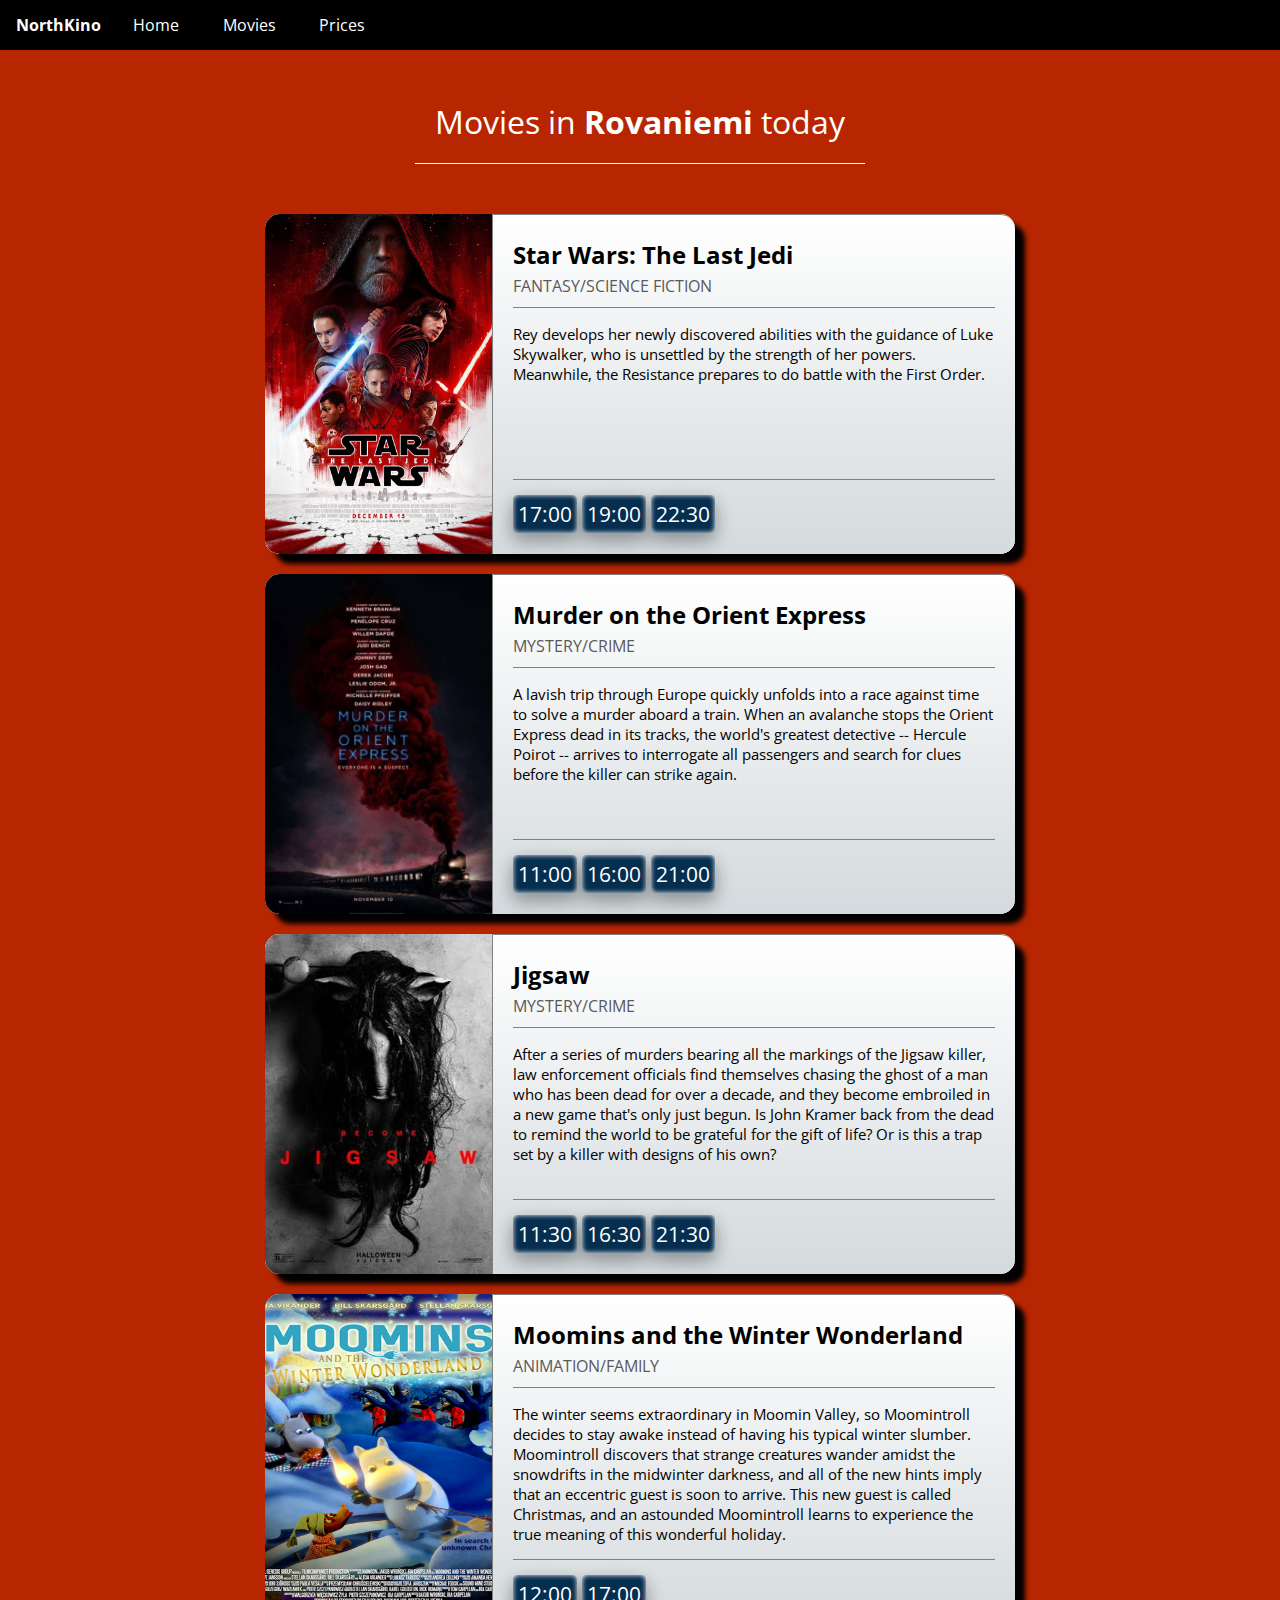
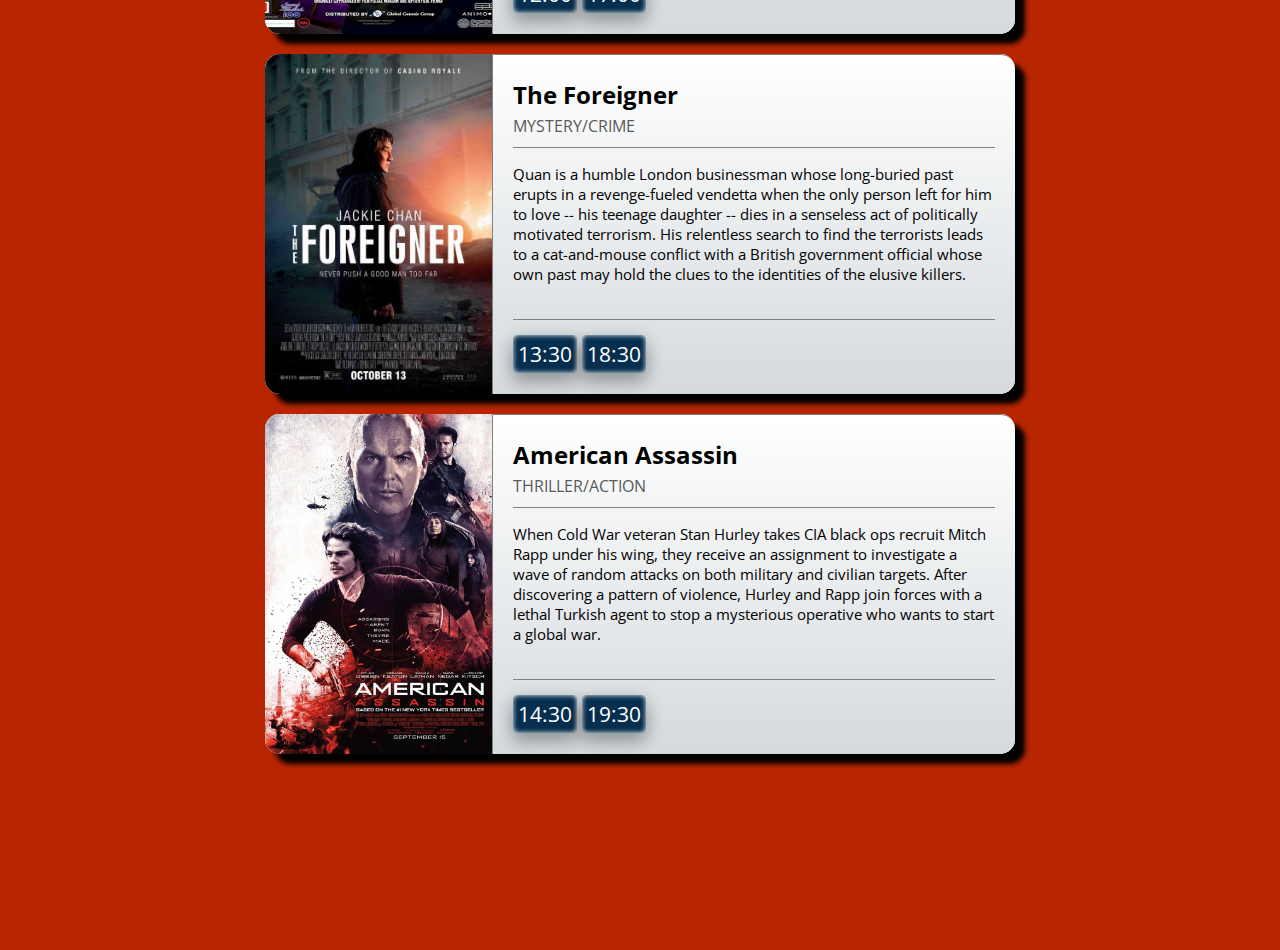
<file: rovaniemi.html>
<!DOCTYPE html>
<html>
<style>
    #head {
        width: 60%;
    }
</style>

<head>
    <title>NorthKino</title>
    <link href="https://fonts.googleapis.com/css?family=Open+Sans" rel="stylesheet">
    <link rel="stylesheet" type="text/css" href="style.css">
</head>

<body id="body">
    <ul>
        <li>
            <a href="#logo" id="logo">
                NorthKino
            </a>
        </li>
        <li>
            <a href="index.html">Home</a>
        </li>
        <li class="dropdown">
            <a href="javascript:void(0)" class="dropbtn">Movies</a>
            <div class="dropdown-content">
                <a href="oulu.html">Oulu</a>
                <a href="helsinki.html">Helsinki</a>
                <a href="turku.html">Turku</a>
                <a href="tampere.html">Tampere</a>
                <a href="rovaniemi.html" class="active">Rovaniemi</a>
            </div>
        </li>
        <li>
            <a href="prices.html">Prices</a>
        </li>
    </ul>
    <div id="box">
        <div id="black"></div>
        <p id="head">
            Movies in
            <strong>Rovaniemi</strong> today
        </p>
        <div class="mov" id="test">
            <div class="mov-whole">
                <div class="mov-info">
                    <img src="m7.jpg">
                    <div class="text">
                        <h2>Star Wars: The Last Jedi</h2>
                        <p class="genre">FANTASY/SCIENCE FICTION</p>
                        <p class="desc">
                            Rey develops her newly discovered abilities with the guidance of Luke Skywalker, who is unsettled by the strength of her
                            powers. Meanwhile, the Resistance prepares to do battle with the First Order.
                        </p>
                        <div class="btn">17:00</div>
                        <div class="btn">19:00</div>
                        <div class="btn">22:30</div>
                    </div>
                </div>
                <div id="moved-node">
                    <div id="confirm-node">
                        <div id="confirm-title">Murder on the Orient Express</div>
                        <div id="confirm-time">21:30</div>
                        <div id="calculation">2 adults + 2 kids x 9 =
                            <strong>144,00 €</strong>
                        </div>
                        <hr>
                        <form>
                            <label for="card-holder">CARD HOLDER</label>
                            <input type="text" id="card-holder" name="card-holder">
                            <div id="card-number-group">
                                <label for="card-number">CARD NUMBER</label>
                                <input type="text" id="card-number" name="card-number">
                            </div>
                            <div id="ccv-group">
                                <label for="text">CCV</label>
                                <input type="text" id="ccv" name="ccv">
                            </div>
                            <div id="expiration-group">
                                <label for="month">EXPIRATION DATE</label>
                                <div id="month-year-group">
                                    <input type="text" id="month" name="ccv">
                                    <div id="backslash">/</div>
                                    <input type="text" id="year" name="ccv">
                                    <img src="mastercard.png" class="card-img" id="mastercard">
                                    <img src="visa.png" class="card-img" id="visa">
                                </div>
                            </div>
                            <div class="btn" id="cancel" onclick="unextend()">Cancel</div>
                            <input type="submit" value="Confirm" class="btn" id="confirm">
                        </form>
                    </div>
                    <div id="pay-node">
                        <div id="pay-info">
                            <h2 id="pay-title">Murder on the Orient Express 12:00</h2>
                            <div id="type">
                                Type of ticket:
                                <select id="seltype">
                                    <option>Standard</option>
                                    <option>Child</option>
                                    <option>Senior</option>
                                    <option>1 adult + 2 kids</option>
                                    <option>2 adults + 1 kid</option>
                                    <option>2 adults + 2 kids</option>
                                </select>
                            </div>
                            <div id="number">
                                Number of tickets:
                                <select id="selnumber">
                                    <option>1</option>
                                    <option>2</option>
                                    <option>3</option>
                                    <option>4</option>
                                    <option>5</option>
                                    <option>6</option>
                                    <option>7</option>
                                    <option>8</option>
                                    <option>9</option>
                                </select>
                            </div>
                        </div>
                        <div id="buy-area">
                            <div class="btn" id="buy" onclick="if (!confirmActive) extend(this);">Buy</div>
                        </div>
                    </div>
                </div>
            </div>
        </div>
        <div class="mov">
            <div class="mov-whole">
                <div class="mov-info">
                    <img src="m1.jpg">
                    <div class="text">
                        <h2>Murder on the Orient Express</h2>
                        <p class="genre">MYSTERY/CRIME</p>
                        <p class="desc">
                            A lavish trip through Europe quickly unfolds into a race against time to solve a murder aboard a train. When an avalanche
                            stops the Orient Express dead in its tracks, the world's greatest detective -- Hercule Poirot
                            -- arrives to interrogate all passengers and search for clues before the killer can strike again.
                        </p>
                        <div class="btn">11:00</div>
                        <div class="btn">16:00</div>
                        <div class="btn">21:00</div>
                    </div>
                </div>
            </div>
        </div>
        <div class="mov">
            <div class="mov-whole">
                <div class="mov-info">
                    <img src="m2.jpg">
                    <div class="text">
                        <h2>Jigsaw</h2>
                        <p class="genre">MYSTERY/CRIME</p>
                        <p class="desc">
                            After a series of murders bearing all the markings of the Jigsaw killer, law enforcement officials find themselves chasing
                            the ghost of a man who has been dead for over a decade, and they become embroiled in a new game
                            that's only just begun. Is John Kramer back from the dead to remind the world to be grateful
                            for the gift of life? Or is this a trap set by a killer with designs of his own?
                        </p>
                        <div class="btn">11:30</div>
                        <div class="btn">16:30</div>
                        <div class="btn">21:30</div>
                    </div>
                </div>
            </div>
        </div>
        <div class="mov">
            <div class="mov-whole">
                <div class="mov-info">
                    <img src="m3.jpg">
                    <div class="text">
                        <h2>Moomins and the Winter Wonderland</h2>
                        <p class="genre">ANIMATION/FAMILY</p>
                        <p class="desc">
                            The winter seems extraordinary in Moomin Valley, so Moomintroll decides to stay awake instead of having his typical winter
                            slumber. Moomintroll discovers that strange creatures wander amidst the snowdrifts in the midwinter
                            darkness, and all of the new hints imply that an eccentric guest is soon to arrive. This new
                            guest is called Christmas, and an astounded Moomintroll learns to experience the true meaning
                            of this wonderful holiday.
                        </p>
                        <div class="btn">12:00</div>
                        <div class="btn">17:00</div>
                    </div>
                </div>
            </div>
        </div>
        <div class="mov">
            <div class="mov-whole">
                <div class="mov-info">
                    <img src="m4.jpg">
                    <div class="text">
                        <h2>The Foreigner</h2>
                        <p class="genre">MYSTERY/CRIME</p>
                        <p class="desc">
                            Quan is a humble London businessman whose long-buried past erupts in a revenge-fueled vendetta when the only person left
                            for him to love -- his teenage daughter -- dies in a senseless act of politically motivated terrorism.
                            His relentless search to find the terrorists leads to a cat-and-mouse conflict with a British
                            government official whose own past may hold the clues to the identities of the elusive killers.
                        </p>
                        <div class="btn">13:30</div>
                        <div class="btn">18:30</div>
                    </div>
                </div>
            </div>
        </div>
        <div class="mov">
            <div class="mov-whole">
                <div class="mov-info">
                    <img src="m8.jpg">
                    <div class="text">
                        <h2>American Assassin</h2>
                        <p class="genre">THRILLER/ACTION</p>
                        <p class="desc">
                            When Cold War veteran Stan Hurley takes CIA black ops recruit Mitch Rapp under his wing, they receive an assignment to investigate
                            a wave of random attacks on both military and civilian targets. After discovering a pattern of
                            violence, Hurley and Rapp join forces with a lethal Turkish agent to stop a mysterious operative
                            who wants to start a global war.
                        </p>
                        <div class="btn">14:30</div>
                        <div class="btn">19:30</div>
                    </div>
                </div>
            </div>
        </div>

    </div>
</body>
<script src="TweenMax.min.js.download"></script>
<script>
    var boxNode = document.getElementById("box"),
        lastButton = "",
        payNode = document.getElementById("pay-node"), // dropdown content node
        movedNode = document.getElementById("moved-node"),
        confirmNode = document.getElementById("confirm-node"),
        payTitle = document.getElementById("pay-title"),
        selType = document.getElementById("seltype"),
        selNumber = document.getElementById("selnumber"),
        black = document.getElementById("black"),
        confirmActive = false,
        confirmTitle = document.getElementById("confirm-title"),
        payTitle = document.getElementById("pay-title"),
        confirmTime = document.getElementById("confirm-time"),
        calculation = document.getElementById("calculation");

    window.onload = function () {
        TweenLite.to(document.getElementById("head"), // element
            .7,   // duration
            {   // tween parameters
                opacity: 1,
                x: 50
            });

        var buttons = document.getElementsByClassName("btn"),
            i,
            l = buttons.length;

        for (i = 0; i < l; i++) {
            if (buttons[i].id != "buy" && buttons[i].id != "cancel" && buttons[i].id != "confirm")
                buttons[i].addEventListener("click", function () {
                    if (confirmActive)
                        unextend()
                    dropDown(this);
                });
        }

        var movies = document.getElementsByClassName("mov");
        l = movies.length;

        for (i = 0; i < l; i++) {
            movies[i].style.opacity = 1;
            movies[i].style.transform = "scale(1, 1)";
        }

    }


    function dropDown(x) {

        var movieNode = x.parentNode.parentNode.parentNode.parentNode,
            timeline = new TimelineMax();

        // if last button pressed is pressed again, it will close the dropdown
        if (x == lastButton) {
            TweenLite.to(payNode, // element
                .1,   // duration
                {   // tween parameters
                    y: 0
                });
            TweenLite.to(movieNode, // element
                .1,   // duration
                {   // tween parameters
                    height: "340px"
                });

            lastButton.style.backgroundColor = "";
            lastButton = "";
            return;
        }

        // highlight the selected time
        x.style.backgroundColor = "rgb(14, 99, 165)";

        // remove highlight from the last selected time
        if (lastButton != "")
            lastButton.style.backgroundColor = "";

        // animate the content of pay dropdown
        timeline.add(TweenLite.to(payNode, .1, { y: 0 }))
            .add(TweenLite.to(payNode, .75, { y: 120, ease: Bounce.easeOut }));

        // animate height of old  movie box
        TweenLite.to(payNode.parentNode.parentNode.parentNode, // element
            .1,   // duration
            {   // tween parameters
                height: "340px",
                onComplete: function () {

                    // append the pay box to the selected movie box
                    movieNode.childNodes[1].appendChild(movedNode);

                    // place the movie title and time as the heading in the dropdown
                    payTitle.innerHTML = x.parentNode.childNodes[1].innerHTML + " " +
                        x.innerHTML;

                    // reset the type and number of tickets to default selection
                    selType.selectedIndex = "0";
                    selNumber.selectedIndex = "0";
                }
            });

        // animate height of new  movie box
        TweenLite.to(movieNode, // element
            .75,   // duration
            {   // tween parameters
                height: "455px",
                ease: Bounce.easeOut,
                delay: .1
            });

        lastButton = x;
    }

    var pricesBeforeFive = {
        "Standard": 6.60,
        "Child": 4.90,
        "Senior": 4.50,
        "1 adult + 2 kids": 15.50,
        "2 adults + 1 kid": 19.60,
        "2 adults + 2 kids": 16.00
    },
        pricesAfterFive = {
            "Standard": 7.30,
            "Child": 4.90,
            "Senior": 4.50,
            "1 adult + 2 kids": 16.20,
            "2 adults + 1 kid": 20.60,
            "2 adults + 2 kids": 17.50
        };

    function extend(x) {
        confirmActive = true;
        var total,
            type = selType.value,
            number = selNumber.value,
            movieNode = confirmNode.parentNode.parentNode.parentNode,
            time = payTitle.innerHTML.slice(-5);;

        x.style.backgroundColor = "rgb(0, 184, 0)";
        confirmTitle.innerHTML = payTitle.innerHTML.slice(0, -5);
        confirmTime.innerHTML = time;

        if ((time.slice(0, 2) < 17) ||
            ((time.slice(0, 2) == "17") && (time.slice(3) == "00")))
            total = (pricesBeforeFive[type] * number).toFixed(2).replace(".", ",");
        else
            total = (pricesAfterFive[type] * number).toFixed(2).replace(".", ",");

        calculation.innerHTML = type + " x " +
            number + " = <strong>" + total + " €</strong>";

        movieNode.style.width = "1100px";

        confirmNode.style.transform = "translateX(100%)";

        boxNode.style.transform = "translateX(-125%)";

        black.style.zIndex = 1;
        black.style.opacity = 0.5;

        movieNode.style.zIndex = 2;

    }

    function unextend() {
        confirmActive = false;
        var movieNode = confirmNode.parentNode.parentNode.parentNode;

        document.getElementById("buy").style = "unset";

        confirmNode.style.transform = "translateX(0%)";

        boxNode.style.transform = "translateX(-50%)";

        movieNode.style.width = "100%";

        black.style.opacity = 0;

        setTimeout(function () {
            black.style.zIndex = "unset";
            movieNode.style.zIndex = "unset";
        }, 750);
    }
</script>

</html>
</file>
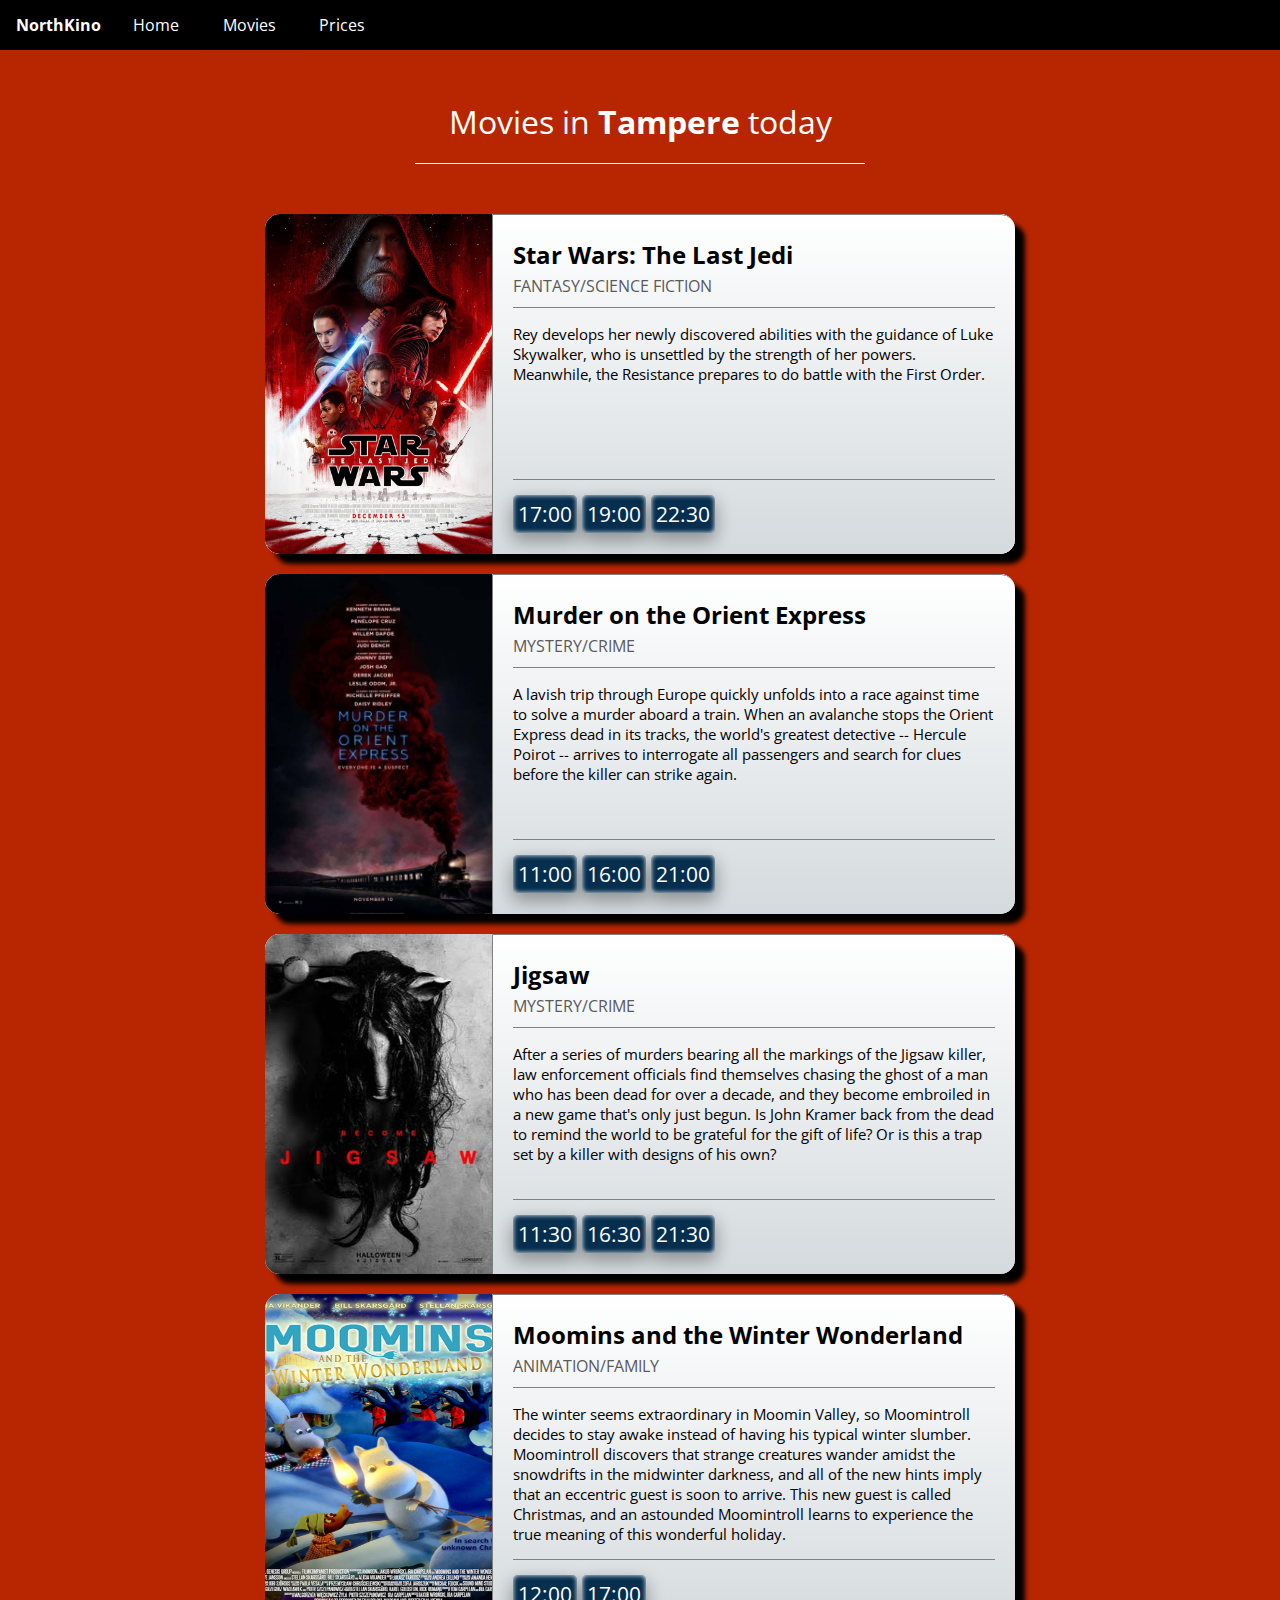
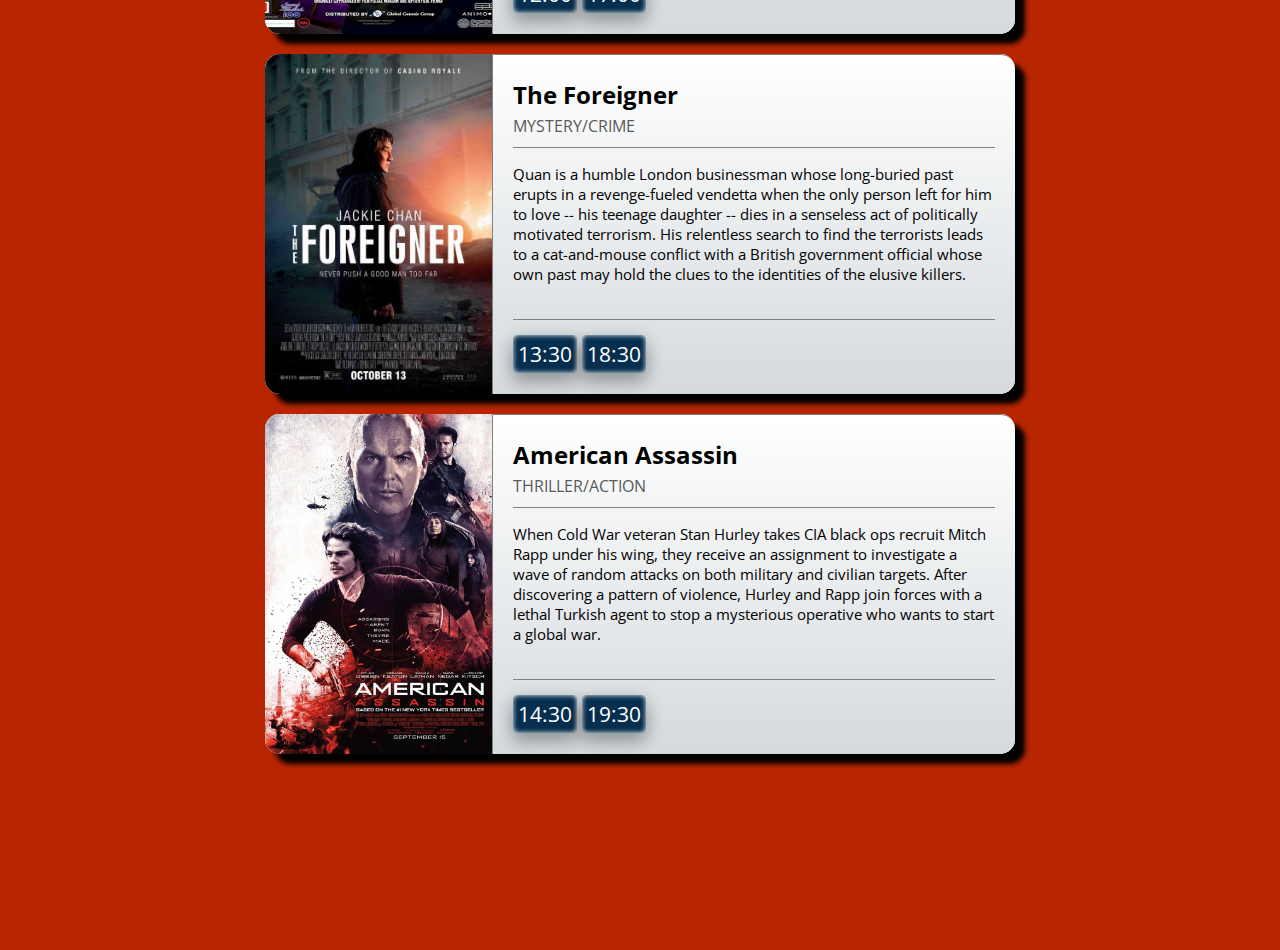
<file: tampere.html>
<!DOCTYPE html>
<html>
<style>
    #head {
        width: 60%;
    }
</style>

<head>
    <title>NorthKino</title>
    <link href="https://fonts.googleapis.com/css?family=Open+Sans" rel="stylesheet">
    <link rel="stylesheet" type="text/css" href="style.css">
</head>

<body id="body">
    <ul>
        <li>
            <a href="#logo" id="logo">
                NorthKino
            </a>
        </li>
        <li>
            <a href="index.html">Home</a>
        </li>
        <li class="dropdown">
            <a href="javascript:void(0)" class="dropbtn">Movies</a>
            <div class="dropdown-content">
                <a href="oulu.html">Oulu</a>
                <a href="helsinki.html">Helsinki</a>
                <a href="turku.html">Turku</a>
                <a href="tampere.html" class="active">Tampere</a>
                <a href="rovaniemi.html">Rovaniemi</a>
            </div>
        </li>
        <li>
            <a href="prices.html">Prices</a>
        </li>
    </ul>
    <div id="box">
        <div id="black"></div>
        <p id="head">
            Movies in
            <strong>Tampere</strong> today
        </p>
        <div class="mov" id="test">
            <div class="mov-whole">
                <div class="mov-info">
                    <img src="m7.jpg">
                    <div class="text">
                        <h2>Star Wars: The Last Jedi</h2>
                        <p class="genre">FANTASY/SCIENCE FICTION</p>
                        <p class="desc">
                            Rey develops her newly discovered abilities with the guidance of Luke Skywalker, who is unsettled by the strength of her
                            powers. Meanwhile, the Resistance prepares to do battle with the First Order.
                        </p>
                        <div class="btn">17:00</div>
                        <div class="btn">19:00</div>
                        <div class="btn">22:30</div>
                    </div>
                </div>
                <div id="moved-node">
                    <div id="confirm-node">
                        <div id="confirm-title">Murder on the Orient Express</div>
                        <div id="confirm-time">21:30</div>
                        <div id="calculation">2 adults + 2 kids x 9 =
                            <strong>144,00 €</strong>
                        </div>
                        <hr>
                        <form>
                            <label for="card-holder">CARD HOLDER</label>
                            <input type="text" id="card-holder" name="card-holder">
                            <div id="card-number-group">
                                <label for="card-number">CARD NUMBER</label>
                                <input type="text" id="card-number" name="card-number">
                            </div>
                            <div id="ccv-group">
                                <label for="text">CCV</label>
                                <input type="text" id="ccv" name="ccv">
                            </div>
                            <div id="expiration-group">
                                <label for="month">EXPIRATION DATE</label>
                                <div id="month-year-group">
                                    <input type="text" id="month" name="ccv">
                                    <div id="backslash">/</div>
                                    <input type="text" id="year" name="ccv">
                                    <img src="mastercard.png" class="card-img" id="mastercard">
                                    <img src="visa.png" class="card-img" id="visa">
                                </div>
                            </div>
                            <div class="btn" id="cancel" onclick="unextend()">Cancel</div>
                            <input type="submit" value="Confirm" class="btn" id="confirm">
                        </form>
                    </div>
                    <div id="pay-node">
                        <div id="pay-info">
                            <h2 id="pay-title">Murder on the Orient Express 12:00</h2>
                            <div id="type">
                                Type of ticket:
                                <select id="seltype">
                                    <option>Standard</option>
                                    <option>Child</option>
                                    <option>Senior</option>
                                    <option>1 adult + 2 kids</option>
                                    <option>2 adults + 1 kid</option>
                                    <option>2 adults + 2 kids</option>
                                </select>
                            </div>
                            <div id="number">
                                Number of tickets:
                                <select id="selnumber">
                                    <option>1</option>
                                    <option>2</option>
                                    <option>3</option>
                                    <option>4</option>
                                    <option>5</option>
                                    <option>6</option>
                                    <option>7</option>
                                    <option>8</option>
                                    <option>9</option>
                                </select>
                            </div>
                        </div>
                        <div id="buy-area">
                            <div class="btn" id="buy" onclick="if (!confirmActive) extend(this);">Buy</div>
                        </div>
                    </div>
                </div>
            </div>
        </div>
        <div class="mov">
            <div class="mov-whole">
                <div class="mov-info">
                    <img src="m1.jpg">
                    <div class="text">
                        <h2>Murder on the Orient Express</h2>
                        <p class="genre">MYSTERY/CRIME</p>
                        <p class="desc">
                            A lavish trip through Europe quickly unfolds into a race against time to solve a murder aboard a train. When an avalanche
                            stops the Orient Express dead in its tracks, the world's greatest detective -- Hercule Poirot
                            -- arrives to interrogate all passengers and search for clues before the killer can strike again.
                        </p>
                        <div class="btn">11:00</div>
                        <div class="btn">16:00</div>
                        <div class="btn">21:00</div>
                    </div>
                </div>
            </div>
        </div>
        <div class="mov">
            <div class="mov-whole">
                <div class="mov-info">
                    <img src="m2.jpg">
                    <div class="text">
                        <h2>Jigsaw</h2>
                        <p class="genre">MYSTERY/CRIME</p>
                        <p class="desc">
                            After a series of murders bearing all the markings of the Jigsaw killer, law enforcement officials find themselves chasing
                            the ghost of a man who has been dead for over a decade, and they become embroiled in a new game
                            that's only just begun. Is John Kramer back from the dead to remind the world to be grateful
                            for the gift of life? Or is this a trap set by a killer with designs of his own?
                        </p>
                        <div class="btn">11:30</div>
                        <div class="btn">16:30</div>
                        <div class="btn">21:30</div>
                    </div>
                </div>
            </div>
        </div>
        <div class="mov">
            <div class="mov-whole">
                <div class="mov-info">
                    <img src="m3.jpg">
                    <div class="text">
                        <h2>Moomins and the Winter Wonderland</h2>
                        <p class="genre">ANIMATION/FAMILY</p>
                        <p class="desc">
                            The winter seems extraordinary in Moomin Valley, so Moomintroll decides to stay awake instead of having his typical winter
                            slumber. Moomintroll discovers that strange creatures wander amidst the snowdrifts in the midwinter
                            darkness, and all of the new hints imply that an eccentric guest is soon to arrive. This new
                            guest is called Christmas, and an astounded Moomintroll learns to experience the true meaning
                            of this wonderful holiday.
                        </p>
                        <div class="btn">12:00</div>
                        <div class="btn">17:00</div>
                    </div>
                </div>
            </div>
        </div>
        <div class="mov">
            <div class="mov-whole">
                <div class="mov-info">
                    <img src="m4.jpg">
                    <div class="text">
                        <h2>The Foreigner</h2>
                        <p class="genre">MYSTERY/CRIME</p>
                        <p class="desc">
                            Quan is a humble London businessman whose long-buried past erupts in a revenge-fueled vendetta when the only person left
                            for him to love -- his teenage daughter -- dies in a senseless act of politically motivated terrorism.
                            His relentless search to find the terrorists leads to a cat-and-mouse conflict with a British
                            government official whose own past may hold the clues to the identities of the elusive killers.
                        </p>
                        <div class="btn">13:30</div>
                        <div class="btn">18:30</div>
                    </div>
                </div>
            </div>
        </div>
        <div class="mov">
            <div class="mov-whole">
                <div class="mov-info">
                    <img src="m8.jpg">
                    <div class="text">
                        <h2>American Assassin</h2>
                        <p class="genre">THRILLER/ACTION</p>
                        <p class="desc">
                            When Cold War veteran Stan Hurley takes CIA black ops recruit Mitch Rapp under his wing, they receive an assignment to investigate
                            a wave of random attacks on both military and civilian targets. After discovering a pattern of
                            violence, Hurley and Rapp join forces with a lethal Turkish agent to stop a mysterious operative
                            who wants to start a global war.
                        </p>
                        <div class="btn">14:30</div>
                        <div class="btn">19:30</div>
                    </div>
                </div>
            </div>
        </div>

    </div>
</body>
<script src="TweenMax.min.js.download"></script>
<script>
    var boxNode = document.getElementById("box"),
        lastButton = "",
        payNode = document.getElementById("pay-node"), // dropdown content node
        movedNode = document.getElementById("moved-node"),
        confirmNode = document.getElementById("confirm-node"),
        payTitle = document.getElementById("pay-title"),
        selType = document.getElementById("seltype"),
        selNumber = document.getElementById("selnumber"),
        black = document.getElementById("black"),
        confirmActive = false,
        confirmTitle = document.getElementById("confirm-title"),
        payTitle = document.getElementById("pay-title"),
        confirmTime = document.getElementById("confirm-time"),
        calculation = document.getElementById("calculation");

    window.onload = function () {
        TweenLite.to(document.getElementById("head"), // element
            .7,   // duration
            {   // tween parameters
                opacity: 1,
                x: 50
            });

        var buttons = document.getElementsByClassName("btn"),
            i,
            l = buttons.length;

        for (i = 0; i < l; i++) {
            if (buttons[i].id != "buy" && buttons[i].id != "cancel" && buttons[i].id != "confirm")
                buttons[i].addEventListener("click", function () {
                    if (confirmActive)
                        unextend()
                    dropDown(this);
                });
        }

        var movies = document.getElementsByClassName("mov");
        l = movies.length;

        for (i = 0; i < l; i++) {
            movies[i].style.opacity = 1;
            movies[i].style.transform = "scale(1, 1)";
        }

    }


    function dropDown(x) {

        var movieNode = x.parentNode.parentNode.parentNode.parentNode,
            timeline = new TimelineMax();

        // if last button pressed is pressed again, it will close the dropdown
        if (x == lastButton) {
            TweenLite.to(payNode, // element
                .1,   // duration
                {   // tween parameters
                    y: 0
                });
            TweenLite.to(movieNode, // element
                .1,   // duration
                {   // tween parameters
                    height: "340px"
                });

            lastButton.style.backgroundColor = "";
            lastButton = "";
            return;
        }

        // highlight the selected time
        x.style.backgroundColor = "rgb(14, 99, 165)";

        // remove highlight from the last selected time
        if (lastButton != "")
            lastButton.style.backgroundColor = "";

        // animate the content of pay dropdown
        timeline.add(TweenLite.to(payNode, .1, { y: 0 }))
            .add(TweenLite.to(payNode, .75, { y: 120, ease: Bounce.easeOut }));

        // animate height of old  movie box
        TweenLite.to(payNode.parentNode.parentNode.parentNode, // element
            .1,   // duration
            {   // tween parameters
                height: "340px",
                onComplete: function () {

                    // append the pay box to the selected movie box
                    movieNode.childNodes[1].appendChild(movedNode);

                    // place the movie title and time as the heading in the dropdown
                    payTitle.innerHTML = x.parentNode.childNodes[1].innerHTML + " " +
                        x.innerHTML;

                    // reset the type and number of tickets to default selection
                    selType.selectedIndex = "0";
                    selNumber.selectedIndex = "0";
                }
            });

        // animate height of new  movie box
        TweenLite.to(movieNode, // element
            .75,   // duration
            {   // tween parameters
                height: "455px",
                ease: Bounce.easeOut,
                delay: .1
            });

        lastButton = x;
    }

    var pricesBeforeFive = {
        "Standard": 6.60,
        "Child": 4.90,
        "Senior": 4.50,
        "1 adult + 2 kids": 15.50,
        "2 adults + 1 kid": 19.60,
        "2 adults + 2 kids": 16.00
    },
        pricesAfterFive = {
            "Standard": 7.30,
            "Child": 4.90,
            "Senior": 4.50,
            "1 adult + 2 kids": 16.20,
            "2 adults + 1 kid": 20.60,
            "2 adults + 2 kids": 17.50
        };

    function extend(x) {
        confirmActive = true;
        var total,
            type = selType.value,
            number = selNumber.value,
            movieNode = confirmNode.parentNode.parentNode.parentNode,
            time = payTitle.innerHTML.slice(-5);;

        x.style.backgroundColor = "rgb(0, 184, 0)";
        confirmTitle.innerHTML = payTitle.innerHTML.slice(0, -5);
        confirmTime.innerHTML = time;

        if ((time.slice(0, 2) < 17) ||
            ((time.slice(0, 2) == "17") && (time.slice(3) == "00")))
            total = (pricesBeforeFive[type] * number).toFixed(2).replace(".", ",");
        else
            total = (pricesAfterFive[type] * number).toFixed(2).replace(".", ",");

        calculation.innerHTML = type + " x " +
            number + " = <strong>" + total + " €</strong>";

        movieNode.style.width = "1100px";

        confirmNode.style.transform = "translateX(100%)";

        boxNode.style.transform = "translateX(-125%)";

        black.style.zIndex = 1;
        black.style.opacity = 0.5;

        movieNode.style.zIndex = 2;

    }

    function unextend() {
        confirmActive = false;
        var movieNode = confirmNode.parentNode.parentNode.parentNode;

        document.getElementById("buy").style = "unset";

        confirmNode.style.transform = "translateX(0%)";

        boxNode.style.transform = "translateX(-50%)";

        movieNode.style.width = "100%";

        black.style.opacity = 0;

        setTimeout(function () {
            black.style.zIndex = "unset";
            movieNode.style.zIndex = "unset";
        }, 750);
    }
</script>

</html>
</file>
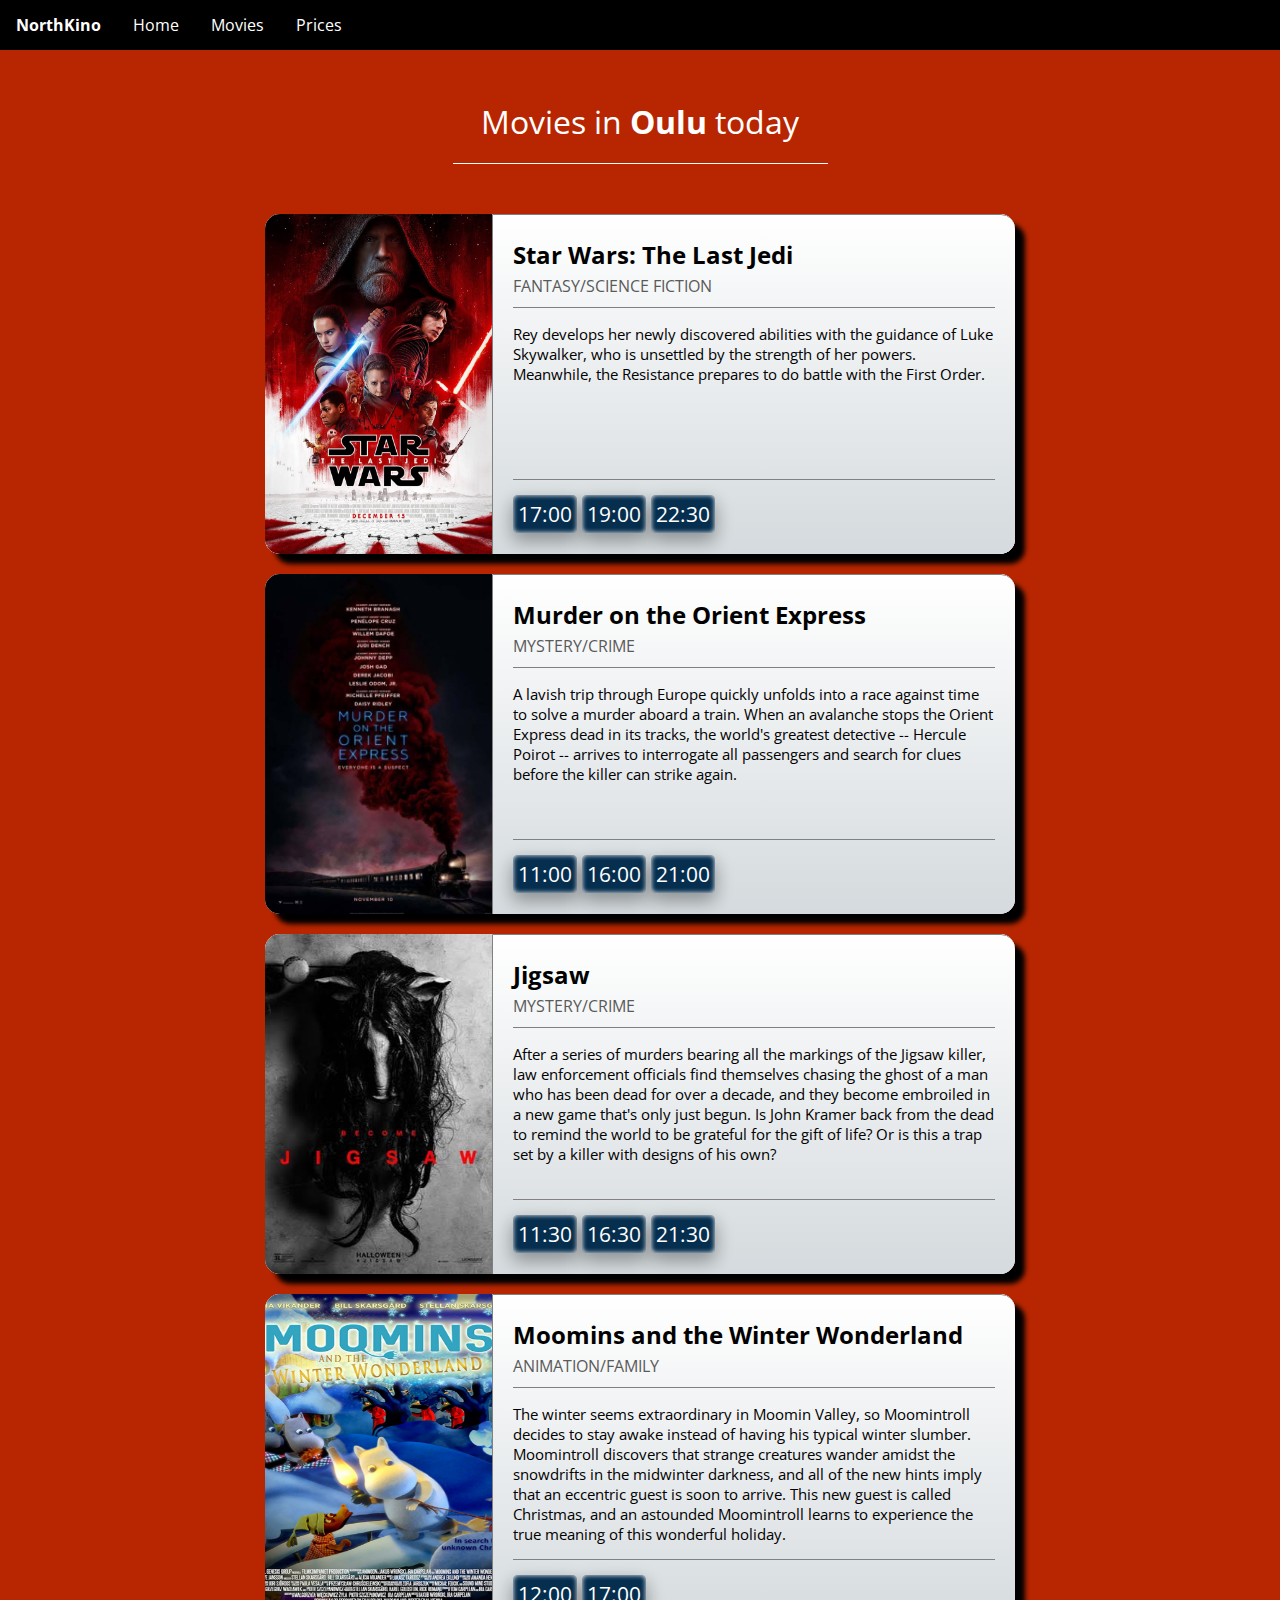
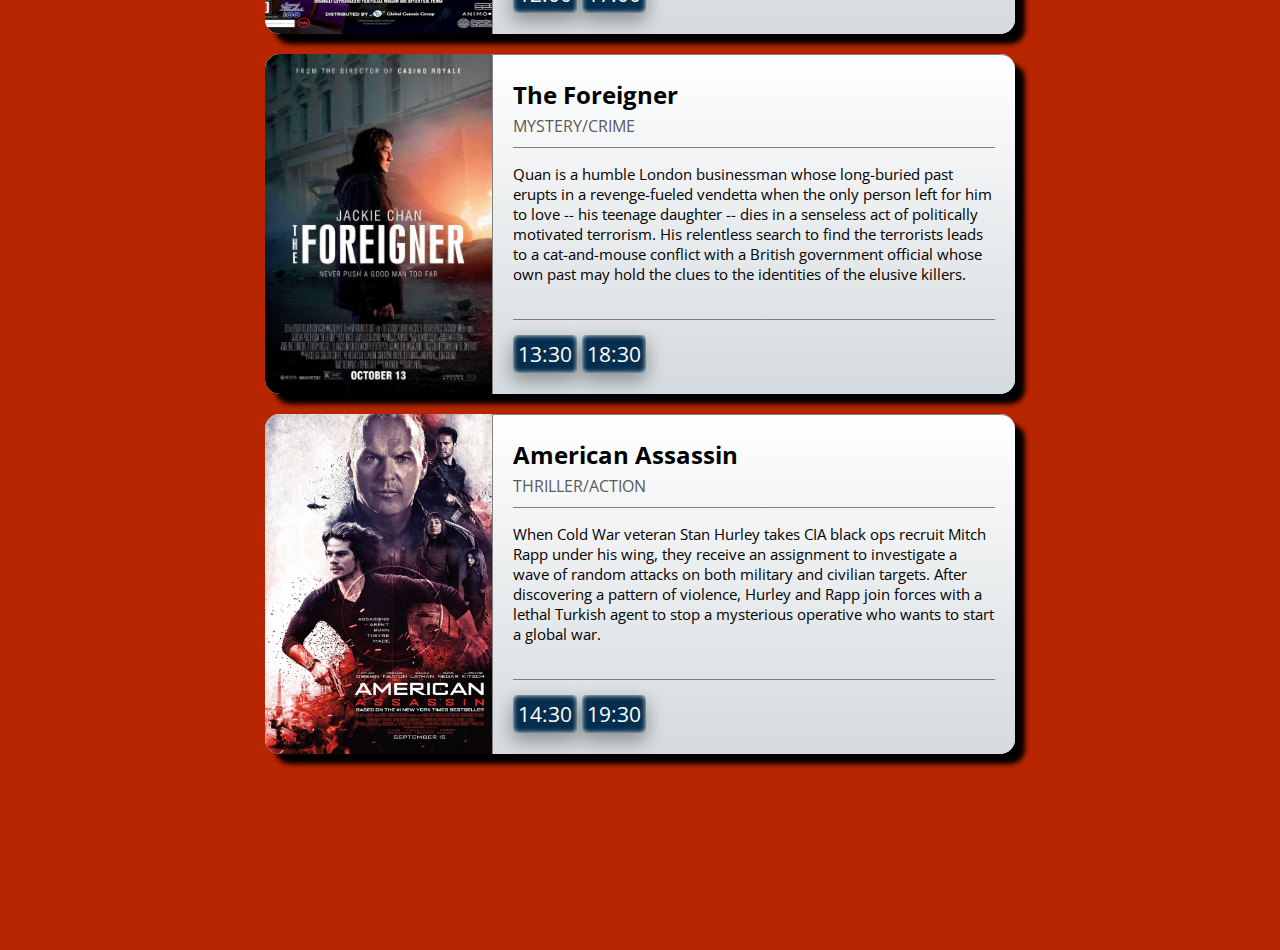
<file: test.html>
<!DOCTYPE html>
<html>
<style>
    * {
        box-sizing: border-box;
        position: relative;
    }

    body {
        margin: 0;
        background-color: #B82601;
        font-family: 'Open Sans', sans-serif;
        width: 100%;
        height: 2000px;
        overflow-x: hidden;
    }

    ul {
        list-style-type: none;
        margin: 0;
        padding: 0;
        overflow: hidden;
        background-color: #000;
        position: unset;
    }

    li {
        float: left;
        position: unset;
    }


    li a,
    .dropbtn {
        display: block;
        color: white;
        text-align: center;
        padding: 14px 16px;
        text-decoration: none;
        transition: all .2s;
    }

    li a:hover:not(.active),
    .dropdown:hover .dropbtn {
        background-color: rgb(2, 26, 43);
        transition: all .3s;
    }

    li.dropdown {
        display: inline-block;
    }

    .dropdown-content {
        display: block;
        position: absolute;
        background-color: black;
        min-width: 100px;
        box-shadow: 0px 8px 16px 0px rgba(0, 0, 0, 0.2);
        z-index: 1;
        top: -250px;
        transition: top .5s;
    }

    .dropdown-content a {
        color: white;
        padding: 12px 16px;
        text-decoration: none;
        display: block;
        text-align: left;
    }

    li:not(.dropdown),
    .dropbtn {
        position: relative;
        z-index: 2;
        background-color: black;
    }


    .dropdown:hover .dropdown-content {
        top: 50px;
    }

    #logo {
        font-weight: bold;
    }

    #logo:hover {
        background-color: black;
    }

    .active {
        background-color: #062F4F;
    }

    #box {
        margin: 0;
        position: absolute;
        left: 50%;
        width: 750px;
        -ms-transform: translate(-50%, 0%);
        transform: translate(-50%, 0%);
    }

    #head {
        color: white;
        left: -50px;
        opacity: 0;
        text-align: center;
        font-size: 200%;
        border-bottom: 1px solid;
        width: 50%;
        padding-bottom: 20px;
        margin: auto;
        margin-top: 50px;
        margin-bottom: 50px;
    }

    .btn {
        background-color: #062F4F;
        color: white;
        width: fit-content;
        padding: 5px;
        transition: all .2s ease-in-out;
        border-radius: 5px;
        font-size: 130%;
        float: left;
        margin-right: 5px;
        box-shadow: 0 8px 16px 0 rgba(0, 0, 0, 0.2), 0 6px 20px 0 rgba(0, 0, 0, 0.19), inset 0px 0px 5px white;
    }

    .btn:hover {
        background-color: rgb(14, 99, 165);
        cursor: pointer;
    }

    .mov {

        margin: auto;
        height: 340px;
        overflow: hidden;
        border-radius: 15px;
        background: linear-gradient(white, rgb(212, 218, 221));
        box-shadow: 10px 10px 5px black,
        inset 0px 0px 20px white;
        margin-bottom: 20px;
        opacity: 0;
        /* width: 1100px; */
    }

    .mov-info {
        width: 750.666px;
    }

    .mov-whole {
        width: 1100px;
        height: 2000px;
    }

    img:not(.card-img) {
        width: 226.666px;
        height: 340.5px;
        float: left;
        z-index: 1;
        border-radius: 0px;
    }

    h2 {
        line-height: 0px;
    }

    .text {
        width: 524px;
        float: left;
        padding: 20px;
        padding-bottom: 22px;
        border: solid grey .8px;
        background: linear-gradient(white, rgb(212, 218, 221));
        border-radius: 0 15px 15px 0;
        z-index: 1;
    }

    .desc {
        height: 140px;
        font-size: 92%;
        border-bottom: solid grey .8px;
        padding-bottom: 155px;
    }

    .genre {
        color: rgb(90, 90, 90);
        border-bottom: solid grey .8px;
        padding-bottom: 10px;
    }

    #pay-node {
        top: -157px;
        left: 1px;
        z-index: 0;
        display: block;
        float: left;
        border-bottom: solid grey .8px;
        border-right: solid grey .8px;
        border-radius: 0 0 15px 0;
        padding-right: 7px;
        padding-top: 30px;
        background: linear-gradient(white, rgb(212, 218, 221));
    }

    #pay-info {
        padding: 20px;
        float: left;
    }

    select {
        -webkit-appearance: button;
        -webkit-border-radius: 2px;
        -webkit-box-shadow: 0px 1px 3px rgba(0, 0, 0, 0.1);
        -webkit-padding-end: 20px;
        -webkit-padding-start: 2px;
        -webkit-user-select: none;
        background-image: url(http://i62.tinypic.com/15xvbd5.png), -webkit-linear-gradient(#FAFAFA, #F4F4F4 40%, #E5E5E5);
        background-position: 93% center;
        background-repeat: no-repeat;
        border: 1px solid #AAA;
        color: #555;
        font-size: inherit;
        overflow: hidden;
        padding: 5px 10px;
        text-overflow: ellipsis;
        white-space: nowrap;
        color: #fff;
        background-image: url(http://i62.tinypic.com/15xvbd5.png), -webkit-linear-gradient(#062F4F, #062F4F 40%, #062F4F);
        background-color: #062F4F;
        -webkit-border-radius: 20px;
        -moz-border-radius: 20px;
        border-radius: 20px;
        padding-left: 15px;
        width: 170px;
    }

    #selnumber {
        width: 70px;
        background-position: 80% center;
    }

    select:focus {
        outline: 0;
    }

    #type {
        float: left;
        padding-right: 20px;
        border-top: solid grey .8px;
        padding-top: 10px;
    }

    #number {
        padding-left: 20px;
        float: left;
        border-top: solid grey .8px;
        padding-top: 10px;
    }

    #buy {
        padding: 15px;
        padding-left: 50px;
        padding-right: 50px;
        background-color: rgb(0, 134, 0);
        font-size: 150%;
    }

    #buy-area {
        float: left;
        padding: 25px 15px 0px 15px;
    }

    #buy:hover {
        background-color: rgb(0, 184, 0);
    }

    #confirm-node {
        width: 349.334px;
        float: right;
        padding: 30px 35px;
        left: -349.334px;
        z-index: 0;
    }

    #confirm-title {
        font-weight: bold;
        font-style: oblique;
    }

    #confirm-time {
        font-weight: bold;
    }

    input[type=text] {
        width: 100%;
        padding: 7px 10px;
        margin: 8px 0;
        display: inline-block;
        border: .7px solid #ccc;
        box-sizing: border-box;
        font-size: 110%;
    }

    input[type=submit] {
        float: left;
        width: 55%;
        background-color: rgb(0, 134, 0);
        color: white;
        padding: 10px 20px;
        margin: 8px 0;
        border: none;
        border-radius: 4px;
        cursor: pointer;
        font-family: 'Open Sans', sans-serif;
    }

    input[type=submit]:hover {
        background-color: rgb(0, 184, 0);
    }

    label {
        font-size: 90%;
    }

    #card-number-group {
        width: 71%;
        float: left;
    }

    #ccv-group {
        width: 20%;
        float: left;
        left: 9%;
    }

    #expiration-group {
        float: left;
        margin-bottom: 21px;
        border-bottom: solid grey .8px;
        padding-bottom: 10px;
    }

    #ccv {
        display: block;
    }

    #month {
        width: 15%;
        float: left;
    }

    #year {
        width: 15%;
        float: left;
    }

    #backslash {
        font-size: 220%;
        color: grey;
        top: 2px;
        font-weight: 100;
        float: left;
        padding: 0px 5px;
    }

    #mastercard {
        width: 17%;
        top: 11px;
        margin-left: 56px;
    }

    #visa {
        width: 22%;
        left: 1px;
        top: 4px;
    }

    #cancel {
        float: left;
        width: 40%;
        clear: left;
        padding: 10px 20px;
        margin: 8px 5% 0 0;
        text-align: center;
        background-color: darkred;
    }

    #cancel:hover {
        background: rgb(211, 1, 1);
    }

    #black {
        position: absolute;
        left: -100%;
        width: 2400px;
        height: 2500px;
        background-color: black;
        opacity: 0;
    }
</style>

<head>
    <title>NorthKino</title>
    <link href="https://fonts.googleapis.com/css?family=Open+Sans" rel="stylesheet">
</head>

<body id="body">
    <ul>
        <li>
            <a href="#logo" id="logo">
                NorthKino
            </a>
        </li>
        <li>
            <a href="index.html">Home</a>
        </li>
        <li class="dropdown">
            <a href="javascript:void(0)" class="dropbtn">Movies</a>
            <div class="dropdown-content">
                <a href="oulu.html" class="active">Oulu</a>
                <a href="helsinki.html">Helsinki</a>
                <a href="turku.html">Turku</a>
                <a href="tampere.html">Tampere</a>
                <a href="rovaniemi.html">Rovaniemi</a>
            </div>
        </li>
        <li>
            <a href="prices.html">Prices</a>
        </li>
    </ul>
    <div id="box">
        <div id="black"></div>
        <p id="head">
            Movies in
            <strong>Oulu</strong> today
        </p>
        <div class="mov" id="test">
            <div class="mov-whole">
                <div class="mov-info">
                    <img src="m7.jpg">
                    <div class="text">
                        <h2>Star Wars: The Last Jedi</h2>
                        <p class="genre">FANTASY/SCIENCE FICTION</p>
                        <p class="desc">
                            Rey develops her newly discovered abilities with the guidance of Luke Skywalker, who is unsettled by the strength of her
                            powers. Meanwhile, the Resistance prepares to do battle with the First Order.
                        </p>
                        <div class="btn">17:00</div>
                        <div class="btn">19:00</div>
                        <div class="btn">22:30</div>
                    </div>
                </div>
                <div id="moved-node">
                    <div id="confirm-node">
                        <div id="confirm-title">Murder on the Orient Express</div>
                        <div id="confirm-time">21:30</div>
                        <div id="calculation">2 adults + 2 kids x 9 =
                            <strong>144,00 €</strong>
                        </div>
                        <hr>
                        <form>
                            <label for="card-holder">CARD HOLDER</label>
                            <input type="text" id="card-holder" name="card-holder">
                            <div id="card-number-group">
                                <label for="card-number">CARD NUMBER</label>
                                <input type="text" id="card-number" name="card-number">
                            </div>
                            <div id="ccv-group">
                                <label for="text">CCV</label>
                                <input type="text" id="ccv" name="ccv">
                            </div>
                            <div id="expiration-group">
                                <label for="month">EXPIRATION DATE</label>
                                <div id="month-year-group">
                                    <input type="text" id="month" name="ccv">
                                    <div id="backslash">/</div>
                                    <input type="text" id="year" name="ccv">
                                    <img src="mastercard.png" class="card-img" id="mastercard">
                                    <img src="visa.png" class="card-img" id="visa">
                                </div>
                            </div>
                            <div class="btn" id="cancel" onclick="unextend()">Cancel</div>
                            <input type="submit" value="Confirm" class="btn" id="confirm">
                        </form>
                    </div>
                    <div id="pay-node">
                        <div id="pay-info">
                            <h2 id="pay-title">Murder on the Orient Express 12:00</h2>
                            <div id="type">
                                Type of ticket:
                                <select id="seltype">
                                    <option>Standard</option>
                                    <option>Child</option>
                                    <option>Senior</option>
                                    <option>1 adult + 2 kids</option>
                                    <option>2 adults + 1 kid</option>
                                    <option>2 adults + 2 kids</option>
                                </select>
                            </div>
                            <div id="number">
                                Number of tickets:
                                <select id="selnumber">
                                    <option>1</option>
                                    <option>2</option>
                                    <option>3</option>
                                    <option>4</option>
                                    <option>5</option>
                                    <option>6</option>
                                    <option>7</option>
                                    <option>8</option>
                                    <option>9</option>
                                </select>
                            </div>
                        </div>
                        <div id="buy-area">
                            <div class="btn" id="buy" onclick="if (!confirmActive) extend(this);">Buy</div>
                        </div>
                    </div>
                </div>
            </div>
        </div>
        <div class="mov">
            <div class="mov-whole">
                <div class="mov-info">
                    <img src="m1.jpg">
                    <div class="text">
                        <h2>Murder on the Orient Express</h2>
                        <p class="genre">MYSTERY/CRIME</p>
                        <p class="desc">
                            A lavish trip through Europe quickly unfolds into a race against time to solve a murder aboard a train. When an avalanche
                            stops the Orient Express dead in its tracks, the world's greatest detective -- Hercule Poirot
                            -- arrives to interrogate all passengers and search for clues before the killer can strike again.
                        </p>
                        <div class="btn">11:00</div>
                        <div class="btn">16:00</div>
                        <div class="btn">21:00</div>
                    </div>
                </div>
            </div>
        </div>
        <div class="mov">
            <div class="mov-whole">
                <div class="mov-info">
                    <img src="m2.jpg">
                    <div class="text">
                        <h2>Jigsaw</h2>
                        <p class="genre">MYSTERY/CRIME</p>
                        <p class="desc">
                            After a series of murders bearing all the markings of the Jigsaw killer, law enforcement officials find themselves chasing
                            the ghost of a man who has been dead for over a decade, and they become embroiled in a new game
                            that's only just begun. Is John Kramer back from the dead to remind the world to be grateful
                            for the gift of life? Or is this a trap set by a killer with designs of his own?
                        </p>
                        <div class="btn">11:30</div>
                        <div class="btn">16:30</div>
                        <div class="btn">21:30</div>
                    </div>
                </div>
            </div>
        </div>
        <div class="mov">
            <div class="mov-whole">
                <div class="mov-info">
                    <img src="m3.jpg">
                    <div class="text">
                        <h2>Moomins and the Winter Wonderland</h2>
                        <p class="genre">ANIMATION/FAMILY</p>
                        <p class="desc">
                            The winter seems extraordinary in Moomin Valley, so Moomintroll decides to stay awake instead of having his typical winter
                            slumber. Moomintroll discovers that strange creatures wander amidst the snowdrifts in the midwinter
                            darkness, and all of the new hints imply that an eccentric guest is soon to arrive. This new
                            guest is called Christmas, and an astounded Moomintroll learns to experience the true meaning
                            of this wonderful holiday.
                        </p>
                        <div class="btn">12:00</div>
                        <div class="btn">17:00</div>
                    </div>
                </div>
            </div>
        </div>
        <div class="mov">
            <div class="mov-whole">
                <div class="mov-info">
                    <img src="m4.jpg">
                    <div class="text">
                        <h2>The Foreigner</h2>
                        <p class="genre">MYSTERY/CRIME</p>
                        <p class="desc">
                            Quan is a humble London businessman whose long-buried past erupts in a revenge-fueled vendetta when the only person left
                            for him to love -- his teenage daughter -- dies in a senseless act of politically motivated terrorism.
                            His relentless search to find the terrorists leads to a cat-and-mouse conflict with a British
                            government official whose own past may hold the clues to the identities of the elusive killers.
                        </p>
                        <div class="btn">13:30</div>
                        <div class="btn">18:30</div>
                    </div>
                </div>
            </div>
        </div>
        <div class="mov">
            <div class="mov-whole">
                <div class="mov-info">
                    <img src="m8.jpg">
                    <div class="text">
                        <h2>American Assassin</h2>
                        <p class="genre">THRILLER/ACTION</p>
                        <p class="desc">
                            When Cold War veteran Stan Hurley takes CIA black ops recruit Mitch Rapp under his wing, they receive an assignment to investigate
                            a wave of random attacks on both military and civilian targets. After discovering a pattern of
                            violence, Hurley and Rapp join forces with a lethal Turkish agent to stop a mysterious operative
                            who wants to start a global war.
                        </p>
                        <div class="btn">14:30</div>
                        <div class="btn">19:30</div>
                    </div>
                </div>
            </div>
        </div>

    </div>
</body>
<script src="TweenMax.min.js.download"></script>
<script>
    window.onload = function () {
        TweenLite.to(document.getElementById("head"), // element
            .7,   // duration
            {   // tween parameters
                opacity: 1,
                left: "0px"
            });

        TweenLite.from(document.querySelectorAll(".mov"), // elements
            .5,   // duration
            {    // tween parameters
                scale: .5
            });

        TweenLite.to(document.querySelectorAll(".mov"), // elements
            .5,   // duration
            {    // tween parameters
                opacity: 1
            });

    }

    var boxNode = document.getElementById("box"),
        buttons = document.getElementsByClassName("btn"),
        lastButton = "",
        payNode = document.getElementById("pay-node"), // dropdown content node
        movedNode = document.getElementById("moved-node"),
        style = window.getComputedStyle(payNode),
        oldTop = style.getPropertyValue('top'),
        newTop = oldTop.slice(0, -2) - - 120 + "px",
        payTitle = document.getElementById("pay-title"),
        selType = document.getElementById("seltype"),
        selNumber = document.getElementById("selnumber"),
        i,
        l = buttons.length,
        confirmActive = false;

    for (i = 0; i < l; i++) {
        if (buttons[i].id != "buy" && buttons[i].id != "cancel" && buttons[i].id != "confirm")
            buttons[i].addEventListener("click", function () {
                if (confirmActive)
                    unextend()
                dropDown(this);
            });
    }

    function dropDown(x) {

        var movieNode = x.parentNode.parentNode.parentNode.parentNode,
            timeline = new TimelineMax();

        // if last button pressed is pressed again, it will close the dropdown
        if (x == lastButton) {
            TweenLite.to(payNode, // element
                .1,   // duration
                {   // tween parameters
                    top: oldTop
                });
            TweenLite.to(movieNode, // element
                .1,   // duration
                {   // tween parameters
                    height: "340px"
                });

            lastButton.style.backgroundColor = "";
            lastButton = "";
            return;
        }

        // highlight the selected time
        x.style.backgroundColor = "rgb(14, 99, 165)";

        // remove highlight from the last selected time
        if (lastButton != "")
            lastButton.style.backgroundColor = "";

        // animate the content of pay dropdown
        timeline.add(TweenLite.to(payNode, .1, { top: oldTop }))
            .add(TweenLite.to(payNode, .75, { top: newTop, ease: Bounce.easeOut }));

        // animate height of old  movie box
        TweenLite.to(payNode.parentNode.parentNode.parentNode, // element
            .1,   // duration
            {   // tween parameters
                height: "340px",
                onComplete: function () {

                    // append the pay box to the selected movie box
                    movieNode.childNodes[1].appendChild(movedNode);

                    // place the movie title and time as the heading in the dropdown
                    payTitle.innerHTML = x.parentNode.childNodes[1].innerHTML + " " +
                        x.innerHTML;

                    // reset the type and number of tickets to default selection
                    selType.selectedIndex = "0";
                    selNumber.selectedIndex = "0";
                }
            });

        // animate height of new  movie box
        TweenLite.to(movieNode, // element
            .75,   // duration
            {   // tween parameters
                height: "455px",
                ease: Bounce.easeOut,
                delay: .1
            });

        lastButton = x;
    }

    var pricesBeforeFive = {
        "Standard": 6.60,
        "Child": 4.90,
        "Senior": 4.50,
        "1 adult + 2 kids": 15.50,
        "2 adults + 1 kid": 19.60,
        "2 adults + 2 kids": 16.00
    },
        pricesAfterFive = {
            "Standard": 7.30,
            "Child": 4.90,
            "Senior": 4.50,
            "1 adult + 2 kids": 16.20,
            "2 adults + 1 kid": 20.60,
            "2 adults + 2 kids": 17.50
        };
    function extend(x) {
        confirmActive = true;
        var confirmNode = document.getElementById("confirm-node"),
            movieNode = confirmNode.parentNode.parentNode.parentNode;

        x.style.backgroundColor = "rgb(0, 184, 0)";

        document.getElementById("confirm-title").innerHTML =
            document.getElementById("pay-title").innerHTML.slice(0, -5);

        var time = document.getElementById("pay-title").innerHTML.slice(-5);
        document.getElementById("confirm-time").innerHTML = time;

        var total = 0,
            type = document.getElementById("seltype").value,
            number = document.getElementById("selnumber").value;

        if ((time.slice(0, 2) < 17) ||
            ((time.slice(0, 2) == "17") && (time.slice(3) == "00")))
            total = (pricesBeforeFive[type] * number).toFixed(2).replace(".", ",");
        else
            total = (pricesAfterFive[type] * number).toFixed(2).replace(".", ",");

        document.getElementById("calculation").innerHTML = type + " x " +
            number + " = <strong>" + total + " €</strong>";

        TweenLite.to(movieNode, // element
            .75,   // duration
            {   // tween parameters
                width: "1100px"
            });

        TweenLite.to(confirmNode, // element
            .75,   // duration
            {   // tween parameters
                left: "0x"
            });

        TweenLite.to(boxNode, // element
            .75,   // duration
            {   // tween parameters
                left: "5%"
            });

        var black = document.getElementById("black");
        black.style.zIndex = 1;

        TweenLite.to(black, // element
            .75,   // duration
            {   // tween parameters
                opacity: "0.5"
            });

        movieNode.style.zIndex = 2;

    }

    function unextend() {
        confirmActive = false;
        var confirmNode = document.getElementById("confirm-node"),
            movieNode = confirmNode.parentNode.parentNode.parentNode;

        document.getElementById("buy").style = "unset";

        TweenLite.to(confirmNode, // element
            .75,   // duration
            {   // tween parameters
                left: "-349.334px"
            });

        TweenLite.to(boxNode, // element
            .75,   // duration
            {   // tween parameters
                left: "50%"
            });

        TweenLite.to(movieNode, // element
            .75,   // duration
            {   // tween parameters
                width: "100%"
            });

        var black = document.getElementById("black");


        TweenLite.to(black, // element
            .75,   // duration
            {   // tween parameters
                opacity: "0",
                onComplete: function () {
                    black.style.zIndex = "unset";
                    movieNode.style.zIndex = "unset";
                }
            });
    }
</script>

</html>
</file>
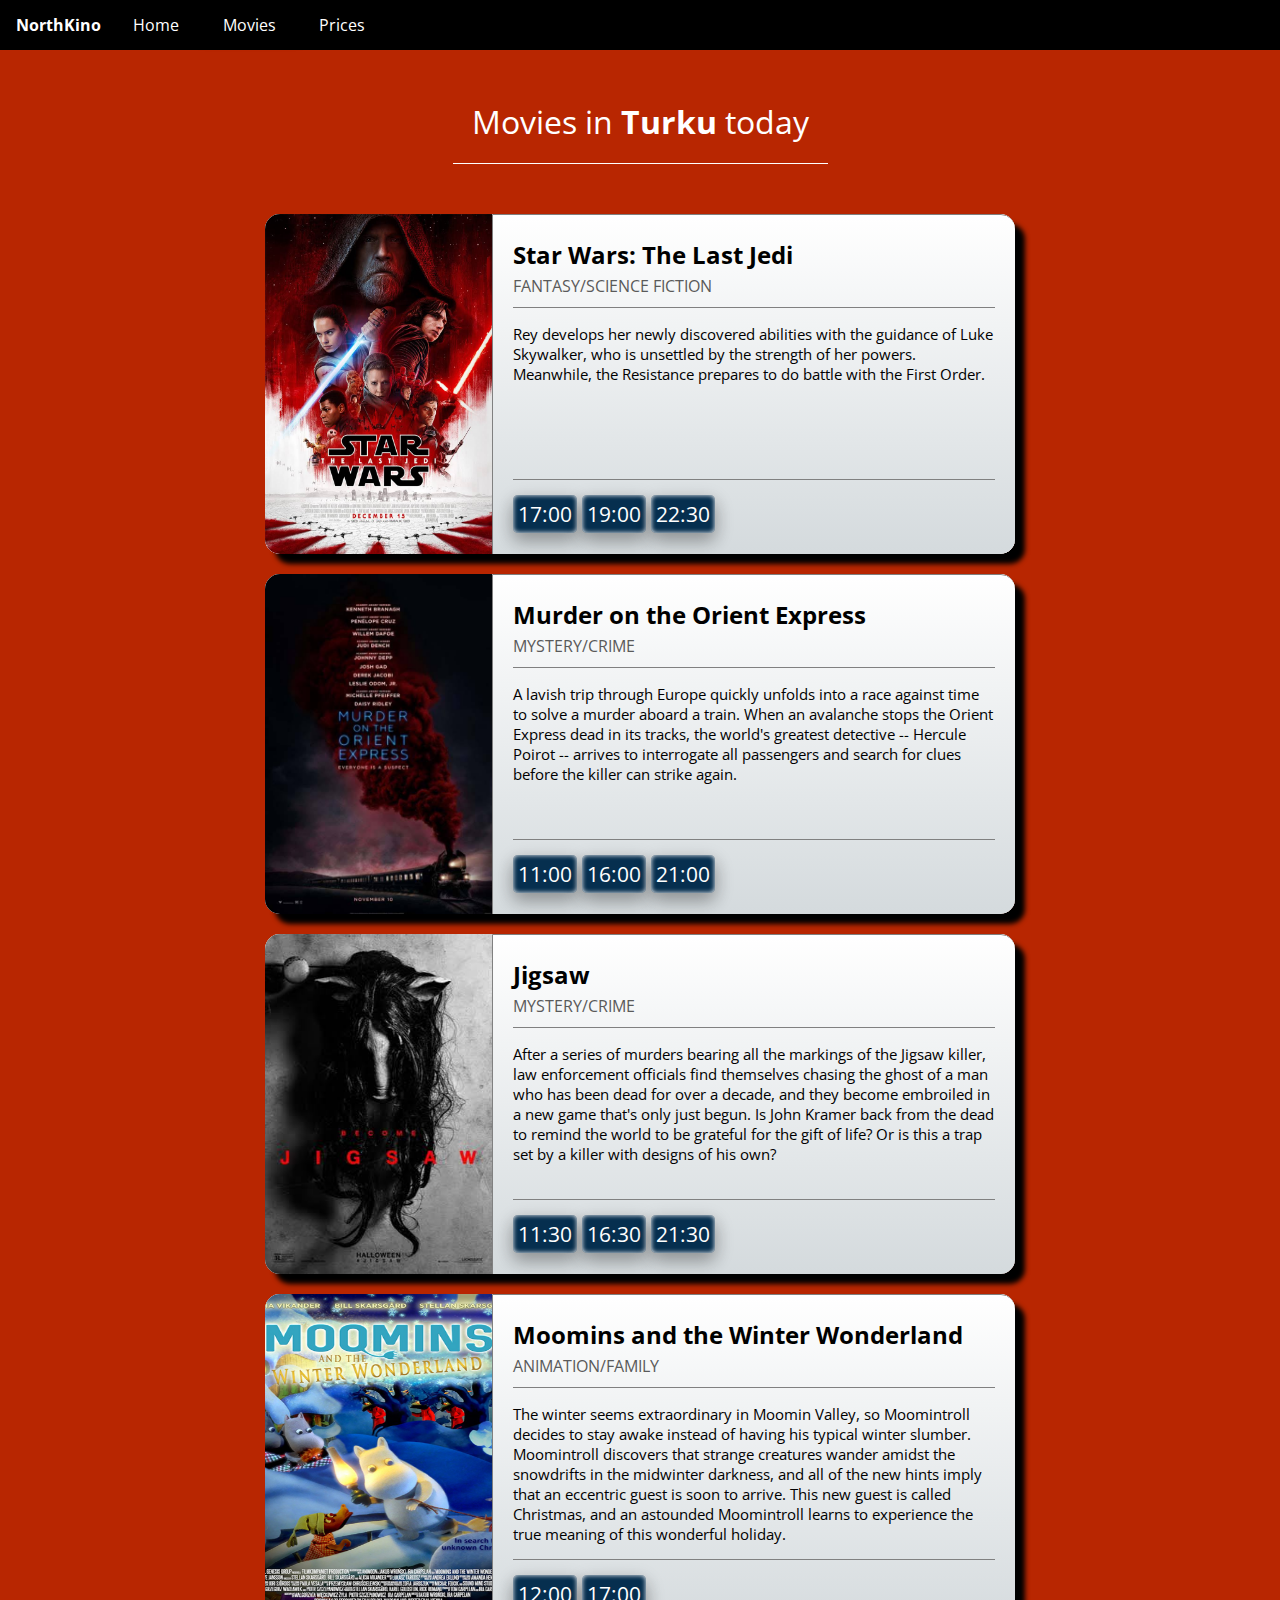
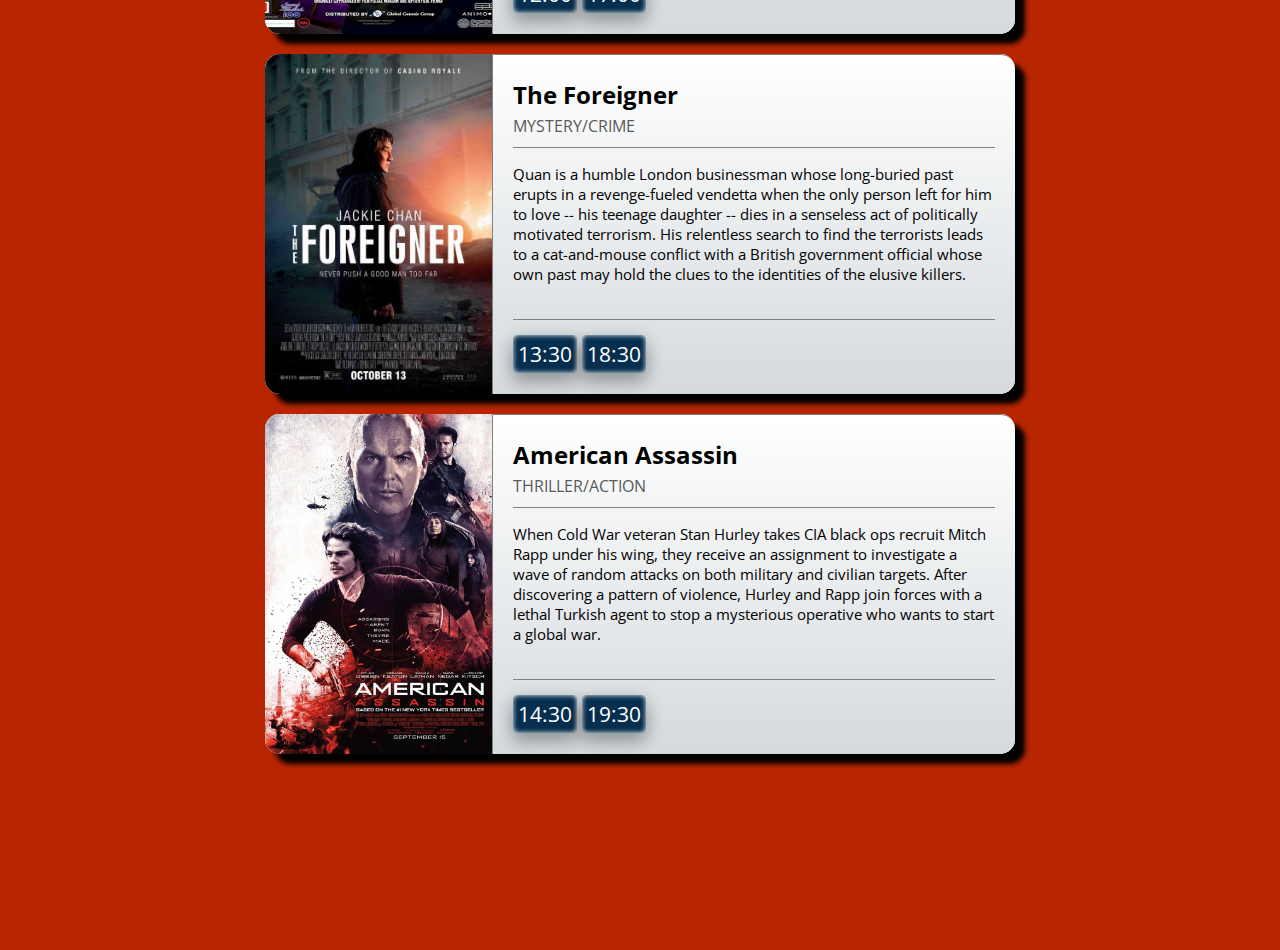
<file: turku.html>
<!DOCTYPE html>
<html>
<style>
    #head {
        width: 50%;
    }
</style>

<head>
    <title>NorthKino</title>
    <link href="https://fonts.googleapis.com/css?family=Open+Sans" rel="stylesheet">
    <link rel="stylesheet" type="text/css" href="style.css">
</head>

<body id="body">
    <ul>
        <li>
            <a href="#logo" id="logo">
                NorthKino
            </a>
        </li>
        <li>
            <a href="index.html">Home</a>
        </li>
        <li class="dropdown">
            <a href="javascript:void(0)" class="dropbtn">Movies</a>
            <div class="dropdown-content">
                <a href="oulu.html">Oulu</a>
                <a href="helsinki.html">Helsinki</a>
                <a href="turku.html" class="active">Turku</a>
                <a href="tampere.html">Tampere</a>
                <a href="rovaniemi.html">Rovaniemi</a>
            </div>
        </li>
        <li>
            <a href="prices.html">Prices</a>
        </li>
    </ul>
    <div id="box">
        <div id="black"></div>
        <p id="head">
            Movies in
            <strong>Turku</strong> today
        </p>
        <div class="mov" id="test">
            <div class="mov-whole">
                <div class="mov-info">
                    <img src="m7.jpg">
                    <div class="text">
                        <h2>Star Wars: The Last Jedi</h2>
                        <p class="genre">FANTASY/SCIENCE FICTION</p>
                        <p class="desc">
                            Rey develops her newly discovered abilities with the guidance of Luke Skywalker, who is unsettled by the strength of her
                            powers. Meanwhile, the Resistance prepares to do battle with the First Order.
                        </p>
                        <div class="btn">17:00</div>
                        <div class="btn">19:00</div>
                        <div class="btn">22:30</div>
                    </div>
                </div>
                <div id="moved-node">
                    <div id="confirm-node">
                        <div id="confirm-title">Murder on the Orient Express</div>
                        <div id="confirm-time">21:30</div>
                        <div id="calculation">2 adults + 2 kids x 9 =
                            <strong>144,00 €</strong>
                        </div>
                        <hr>
                        <form>
                            <label for="card-holder">CARD HOLDER</label>
                            <input type="text" id="card-holder" name="card-holder">
                            <div id="card-number-group">
                                <label for="card-number">CARD NUMBER</label>
                                <input type="text" id="card-number" name="card-number">
                            </div>
                            <div id="ccv-group">
                                <label for="text">CCV</label>
                                <input type="text" id="ccv" name="ccv">
                            </div>
                            <div id="expiration-group">
                                <label for="month">EXPIRATION DATE</label>
                                <div id="month-year-group">
                                    <input type="text" id="month" name="ccv">
                                    <div id="backslash">/</div>
                                    <input type="text" id="year" name="ccv">
                                    <img src="mastercard.png" class="card-img" id="mastercard">
                                    <img src="visa.png" class="card-img" id="visa">
                                </div>
                            </div>
                            <div class="btn" id="cancel" onclick="unextend()">Cancel</div>
                            <input type="submit" value="Confirm" class="btn" id="confirm">
                        </form>
                    </div>
                    <div id="pay-node">
                        <div id="pay-info">
                            <h2 id="pay-title">Murder on the Orient Express 12:00</h2>
                            <div id="type">
                                Type of ticket:
                                <select id="seltype">
                                    <option>Standard</option>
                                    <option>Child</option>
                                    <option>Senior</option>
                                    <option>1 adult + 2 kids</option>
                                    <option>2 adults + 1 kid</option>
                                    <option>2 adults + 2 kids</option>
                                </select>
                            </div>
                            <div id="number">
                                Number of tickets:
                                <select id="selnumber">
                                    <option>1</option>
                                    <option>2</option>
                                    <option>3</option>
                                    <option>4</option>
                                    <option>5</option>
                                    <option>6</option>
                                    <option>7</option>
                                    <option>8</option>
                                    <option>9</option>
                                </select>
                            </div>
                        </div>
                        <div id="buy-area">
                            <div class="btn" id="buy" onclick="if (!confirmActive) extend(this);">Buy</div>
                        </div>
                    </div>
                </div>
            </div>
        </div>
        <div class="mov">
            <div class="mov-whole">
                <div class="mov-info">
                    <img src="m1.jpg">
                    <div class="text">
                        <h2>Murder on the Orient Express</h2>
                        <p class="genre">MYSTERY/CRIME</p>
                        <p class="desc">
                            A lavish trip through Europe quickly unfolds into a race against time to solve a murder aboard a train. When an avalanche
                            stops the Orient Express dead in its tracks, the world's greatest detective -- Hercule Poirot
                            -- arrives to interrogate all passengers and search for clues before the killer can strike again.
                        </p>
                        <div class="btn">11:00</div>
                        <div class="btn">16:00</div>
                        <div class="btn">21:00</div>
                    </div>
                </div>
            </div>
        </div>
        <div class="mov">
            <div class="mov-whole">
                <div class="mov-info">
                    <img src="m2.jpg">
                    <div class="text">
                        <h2>Jigsaw</h2>
                        <p class="genre">MYSTERY/CRIME</p>
                        <p class="desc">
                            After a series of murders bearing all the markings of the Jigsaw killer, law enforcement officials find themselves chasing
                            the ghost of a man who has been dead for over a decade, and they become embroiled in a new game
                            that's only just begun. Is John Kramer back from the dead to remind the world to be grateful
                            for the gift of life? Or is this a trap set by a killer with designs of his own?
                        </p>
                        <div class="btn">11:30</div>
                        <div class="btn">16:30</div>
                        <div class="btn">21:30</div>
                    </div>
                </div>
            </div>
        </div>
        <div class="mov">
            <div class="mov-whole">
                <div class="mov-info">
                    <img src="m3.jpg">
                    <div class="text">
                        <h2>Moomins and the Winter Wonderland</h2>
                        <p class="genre">ANIMATION/FAMILY</p>
                        <p class="desc">
                            The winter seems extraordinary in Moomin Valley, so Moomintroll decides to stay awake instead of having his typical winter
                            slumber. Moomintroll discovers that strange creatures wander amidst the snowdrifts in the midwinter
                            darkness, and all of the new hints imply that an eccentric guest is soon to arrive. This new
                            guest is called Christmas, and an astounded Moomintroll learns to experience the true meaning
                            of this wonderful holiday.
                        </p>
                        <div class="btn">12:00</div>
                        <div class="btn">17:00</div>
                    </div>
                </div>
            </div>
        </div>
        <div class="mov">
            <div class="mov-whole">
                <div class="mov-info">
                    <img src="m4.jpg">
                    <div class="text">
                        <h2>The Foreigner</h2>
                        <p class="genre">MYSTERY/CRIME</p>
                        <p class="desc">
                            Quan is a humble London businessman whose long-buried past erupts in a revenge-fueled vendetta when the only person left
                            for him to love -- his teenage daughter -- dies in a senseless act of politically motivated terrorism.
                            His relentless search to find the terrorists leads to a cat-and-mouse conflict with a British
                            government official whose own past may hold the clues to the identities of the elusive killers.
                        </p>
                        <div class="btn">13:30</div>
                        <div class="btn">18:30</div>
                    </div>
                </div>
            </div>
        </div>
        <div class="mov">
            <div class="mov-whole">
                <div class="mov-info">
                    <img src="m8.jpg">
                    <div class="text">
                        <h2>American Assassin</h2>
                        <p class="genre">THRILLER/ACTION</p>
                        <p class="desc">
                            When Cold War veteran Stan Hurley takes CIA black ops recruit Mitch Rapp under his wing, they receive an assignment to investigate
                            a wave of random attacks on both military and civilian targets. After discovering a pattern of
                            violence, Hurley and Rapp join forces with a lethal Turkish agent to stop a mysterious operative
                            who wants to start a global war.
                        </p>
                        <div class="btn">14:30</div>
                        <div class="btn">19:30</div>
                    </div>
                </div>
            </div>
        </div>

    </div>
</body>
<script src="TweenMax.min.js.download"></script>
<script>
    var boxNode = document.getElementById("box"),
        lastButton = "",
        payNode = document.getElementById("pay-node"), // dropdown content node
        movedNode = document.getElementById("moved-node"),
        confirmNode = document.getElementById("confirm-node"),
        payTitle = document.getElementById("pay-title"),
        selType = document.getElementById("seltype"),
        selNumber = document.getElementById("selnumber"),
        black = document.getElementById("black"),
        confirmActive = false,
        confirmTitle = document.getElementById("confirm-title"),
        payTitle = document.getElementById("pay-title"),
        confirmTime = document.getElementById("confirm-time"),
        calculation = document.getElementById("calculation");

    window.onload = function () {
        TweenLite.to(document.getElementById("head"), // element
            .7,   // duration
            {   // tween parameters
                opacity: 1,
                x: 50
            });

        var buttons = document.getElementsByClassName("btn"),
            i,
            l = buttons.length;

        for (i = 0; i < l; i++) {
            if (buttons[i].id != "buy" && buttons[i].id != "cancel" && buttons[i].id != "confirm")
                buttons[i].addEventListener("click", function () {
                    if (confirmActive)
                        unextend()
                    dropDown(this);
                });
        }

        var movies = document.getElementsByClassName("mov");
        l = movies.length;

        for (i = 0; i < l; i++) {
            movies[i].style.opacity = 1;
            movies[i].style.transform = "scale(1, 1)";
        }

    }


    function dropDown(x) {

        var movieNode = x.parentNode.parentNode.parentNode.parentNode,
            timeline = new TimelineMax();

        // if last button pressed is pressed again, it will close the dropdown
        if (x == lastButton) {
            TweenLite.to(payNode, // element
                .1,   // duration
                {   // tween parameters
                    y: 0
                });
            TweenLite.to(movieNode, // element
                .1,   // duration
                {   // tween parameters
                    height: "340px"
                });

            lastButton.style.backgroundColor = "";
            lastButton = "";
            return;
        }

        // highlight the selected time
        x.style.backgroundColor = "rgb(14, 99, 165)";

        // remove highlight from the last selected time
        if (lastButton != "")
            lastButton.style.backgroundColor = "";

        // animate the content of pay dropdown
        timeline.add(TweenLite.to(payNode, .1, { y: 0 }))
            .add(TweenLite.to(payNode, .75, { y: 120, ease: Bounce.easeOut }));

        // animate height of old  movie box
        TweenLite.to(payNode.parentNode.parentNode.parentNode, // element
            .1,   // duration
            {   // tween parameters
                height: "340px",
                onComplete: function () {

                    // append the pay box to the selected movie box
                    movieNode.childNodes[1].appendChild(movedNode);

                    // place the movie title and time as the heading in the dropdown
                    payTitle.innerHTML = x.parentNode.childNodes[1].innerHTML + " " +
                        x.innerHTML;

                    // reset the type and number of tickets to default selection
                    selType.selectedIndex = "0";
                    selNumber.selectedIndex = "0";
                }
            });

        // animate height of new  movie box
        TweenLite.to(movieNode, // element
            .75,   // duration
            {   // tween parameters
                height: "455px",
                ease: Bounce.easeOut,
                delay: .1
            });

        lastButton = x;
    }

    var pricesBeforeFive = {
        "Standard": 6.60,
        "Child": 4.90,
        "Senior": 4.50,
        "1 adult + 2 kids": 15.50,
        "2 adults + 1 kid": 19.60,
        "2 adults + 2 kids": 16.00
    },
        pricesAfterFive = {
            "Standard": 7.30,
            "Child": 4.90,
            "Senior": 4.50,
            "1 adult + 2 kids": 16.20,
            "2 adults + 1 kid": 20.60,
            "2 adults + 2 kids": 17.50
        };

    function extend(x) {
        confirmActive = true;
        var total,
            type = selType.value,
            number = selNumber.value,
            movieNode = confirmNode.parentNode.parentNode.parentNode,
            time = payTitle.innerHTML.slice(-5);;

        x.style.backgroundColor = "rgb(0, 184, 0)";
        confirmTitle.innerHTML = payTitle.innerHTML.slice(0, -5);
        confirmTime.innerHTML = time;

        if ((time.slice(0, 2) < 17) ||
            ((time.slice(0, 2) == "17") && (time.slice(3) == "00")))
            total = (pricesBeforeFive[type] * number).toFixed(2).replace(".", ",");
        else
            total = (pricesAfterFive[type] * number).toFixed(2).replace(".", ",");

        calculation.innerHTML = type + " x " +
            number + " = <strong>" + total + " €</strong>";

        movieNode.style.width = "1100px";

        confirmNode.style.transform = "translateX(100%)";

        boxNode.style.transform = "translateX(-125%)";

        black.style.zIndex = 1;
        black.style.opacity = 0.5;

        movieNode.style.zIndex = 2;

    }

    function unextend() {
        confirmActive = false;
        var movieNode = confirmNode.parentNode.parentNode.parentNode;

        document.getElementById("buy").style = "unset";

        confirmNode.style.transform = "translateX(0%)";

        boxNode.style.transform = "translateX(-50%)";

        movieNode.style.width = "100%";

        black.style.opacity = 0;

        setTimeout(function () {
            black.style.zIndex = "unset";
            movieNode.style.zIndex = "unset";
        }, 750);
    }
</script>

</html>
</file>
<file: style.css>
* {
    box-sizing: border-box;
    position: relative;
}

body {
    margin: 0;
    background-color: #B82601;
    font-family: 'Open Sans', sans-serif;
    width: 100%;
    height: 2000px;
    overflow-x: hidden;
}

ul {
    list-style-type: none;
    margin: 0;
    padding: 0;
    overflow: hidden;
    background-color: #000;
    position: unset;
}

li {
    float: left;
    position: unset;
}


li a,
.dropbtn {
    display: block;
    color: white;
    text-align: center;
    padding: 14px 16px;
    text-decoration: none;
    transition: all .2s;
}

.dropbtn {
    width: 108px;
}

li a:hover:not(.active),
.dropdown:hover .dropbtn {
    background-color: rgb(2, 26, 43);
    transition: all .3s;
}

li.dropdown {
    display: inline-block;
}

.dropdown-content {
    display: block;
    position: absolute;
    background-color: black;
    min-width: 100px;
    box-shadow: 0px 8px 16px 0px rgba(0, 0, 0, 0.2);
    z-index: 1;
    transform: translateY(-110%);
    transition: transform .5s;
}

.dropdown-content a {
    color: white;
    padding: 12px 16px;
    text-decoration: none;
    display: block;
    text-align: left;
}

li:not(.dropdown),
.dropbtn {
    position: relative;
    z-index: 2;
    background-color: black;
}


.dropdown:hover .dropdown-content {
    transform: translateY(0%);
}

#logo {
    font-weight: bold;
}

#logo:hover {
    background-color: black;
}

.active {
    background-color: #062F4F;
}

#box {
    margin: 0;
    position: absolute;
    left: 50%;
    width: 750px;
    -ms-transform: translate(-50%, 0%);
    transform: translateX(-50%);
    transition: transform .75s;
}

#head {
    color: white;
    left: -50px;
    opacity: 0;
    text-align: center;
    font-size: 200%;
    border-bottom: 1px solid;
    padding-bottom: 20px;
    margin: auto;
    margin-top: 50px;
    margin-bottom: 50px;
}

.btn {
    background-color: #062F4F;
    color: white;
    width: fit-content;
    padding: 5px;
    transition: all .2s ease-in-out;
    border-radius: 5px;
    font-size: 130%;
    float: left;
    margin-right: 5px;
    box-shadow: 0 8px 16px 0 rgba(0, 0, 0, 0.2), 0 6px 20px 0 rgba(0, 0, 0, 0.19), inset 0px 0px 5px white;
}

.btn:hover {
    background-color: rgb(14, 99, 165);
    cursor: pointer;
}

.mov {

    margin: auto;
    height: 340px;
    overflow: hidden;
    border-radius: 15px;
    background: linear-gradient(white, rgb(212, 218, 221));
    box-shadow: 10px 10px 5px black,
    inset 0px 0px 20px white;
    margin-bottom: 20px;
    opacity: 0;
    transform: scale(.5, .5);
    transition: transform .5s, opacity .5s, width .75s;
    width: 100%;
}

.mov-info {
    width: 750.666px;
}

.mov-whole {
    width: 1100px;
    height: 2000px;
}

img:not(.card-img) {
    width: 226.666px;
    height: 340.5px;
    float: left;
    z-index: 1;
    border-radius: 0px;
}

h2 {
    line-height: 0px;
}

.text {
    width: 524px;
    float: left;
    padding: 20px;
    padding-bottom: 21.5px;
    border: solid grey .8px;
    background: linear-gradient(white, rgb(212, 218, 221));
    border-radius: 0 15px 15px 0;
    z-index: 1;
}

.desc {
    height: 140px;
    font-size: 92%;
    border-bottom: solid grey .8px;
    padding-bottom: 155px;
}

.genre {
    color: rgb(90, 90, 90);
    border-bottom: solid grey .8px;
    padding-bottom: 10px;
}

#pay-node {
    top: -157px;
    left: 1px;
    z-index: 0;
    display: block;
    float: left;
    border-bottom: solid grey .8px;
    border-right: solid grey .8px;
    border-radius: 0 0 15px 0;
    padding-right: 7px;
    padding-top: 30px;
    background: linear-gradient(white, rgb(212, 218, 221));
}

#pay-info {
    padding: 20px;
    float: left;
}

select {
    -webkit-appearance: button;
    -webkit-border-radius: 2px;
    -webkit-box-shadow: 0px 1px 3px rgba(0, 0, 0, 0.1);
    -webkit-padding-end: 20px;
    -webkit-padding-start: 2px;
    -webkit-user-select: none;
    background-image: url(http://i62.tinypic.com/15xvbd5.png), -webkit-linear-gradient(#FAFAFA, #F4F4F4 40%, #E5E5E5);
    background-position: 93% center;
    background-repeat: no-repeat;
    border: 1px solid #AAA;
    color: #555;
    font-size: inherit;
    overflow: hidden;
    padding: 5px 10px;
    text-overflow: ellipsis;
    white-space: nowrap;
    color: #fff;
    background-image: url(http://i62.tinypic.com/15xvbd5.png), -webkit-linear-gradient(#062F4F, #062F4F 40%, #062F4F);
    background-color: #062F4F;
    -webkit-border-radius: 20px;
    -moz-border-radius: 20px;
    border-radius: 20px;
    padding-left: 15px;
    width: 170px;
}

#selnumber {
    width: 70px;
    background-position: 80% center;
}

select:focus {
    outline: 0;
}

#type {
    float: left;
    padding-right: 20px;
    border-top: solid grey .8px;
    padding-top: 10px;
}

#number {
    padding-left: 20px;
    float: left;
    border-top: solid grey .8px;
    padding-top: 10px;
}

#buy {
    padding: 15px;
    padding-left: 50px;
    padding-right: 50px;
    background-color: rgb(0, 134, 0);
    font-size: 150%;
}

#buy-area {
    float: left;
    padding: 25px 15px 0px 15px;
}

#buy:hover {
    background-color: rgb(0, 184, 0);
}

#confirm-node {
    width: 349.334px;
    float: right;
    padding: 30px 35px;
    left: -349.334px;
    z-index: 0;
    transition: transform .75s;
}

#confirm-title {
    font-weight: bold;
    font-style: oblique;
}

#confirm-time {
    font-weight: bold;
}

input[type=text] {
    width: 100%;
    padding: 7px 10px;
    margin: 8px 0;
    display: inline-block;
    border: .7px solid #ccc;
    box-sizing: border-box;
    font-size: 110%;
}

input[type=submit] {
    float: left;
    width: 55%;
    background-color: rgb(0, 134, 0);
    color: white;
    padding: 10px 20px;
    margin: 8px 0;
    border: none;
    border-radius: 4px;
    cursor: pointer;
    font-family: 'Open Sans', sans-serif;
}

input[type=submit]:hover {
    background-color: rgb(0, 184, 0);
}

label {
    font-size: 90%;
}

#card-number-group {
    width: 71%;
    float: left;
}

#ccv-group {
    width: 20%;
    float: left;
    left: 9%;
}

#expiration-group {
    float: left;
    margin-bottom: 21px;
    border-bottom: solid grey .8px;
    padding-bottom: 10px;
}

#ccv {
    display: block;
}

#month {
    width: 15%;
    float: left;
}

#year {
    width: 15%;
    float: left;
}

#backslash {
    font-size: 220%;
    color: grey;
    top: 2px;
    font-weight: 100;
    float: left;
    padding: 0px 5px;
}

#mastercard {
    width: 17%;
    top: 11px;
    margin-left: 56px;
}

#visa {
    width: 22%;
    left: 1px;
    top: 4px;
}

#cancel {
    float: left;
    width: 40%;
    clear: left;
    padding: 10px 20px;
    margin: 8px 5% 0 0;
    text-align: center;
    background-color: darkred;
}

#cancel:hover {
    background: rgb(211, 1, 1);
}

#black {
    position: fixed;
    left: -121%;
    width: 417%;
    height: 2500px;
    background-color: black;
    opacity: 0;
    transition: opacity .75s;
}
</file>
